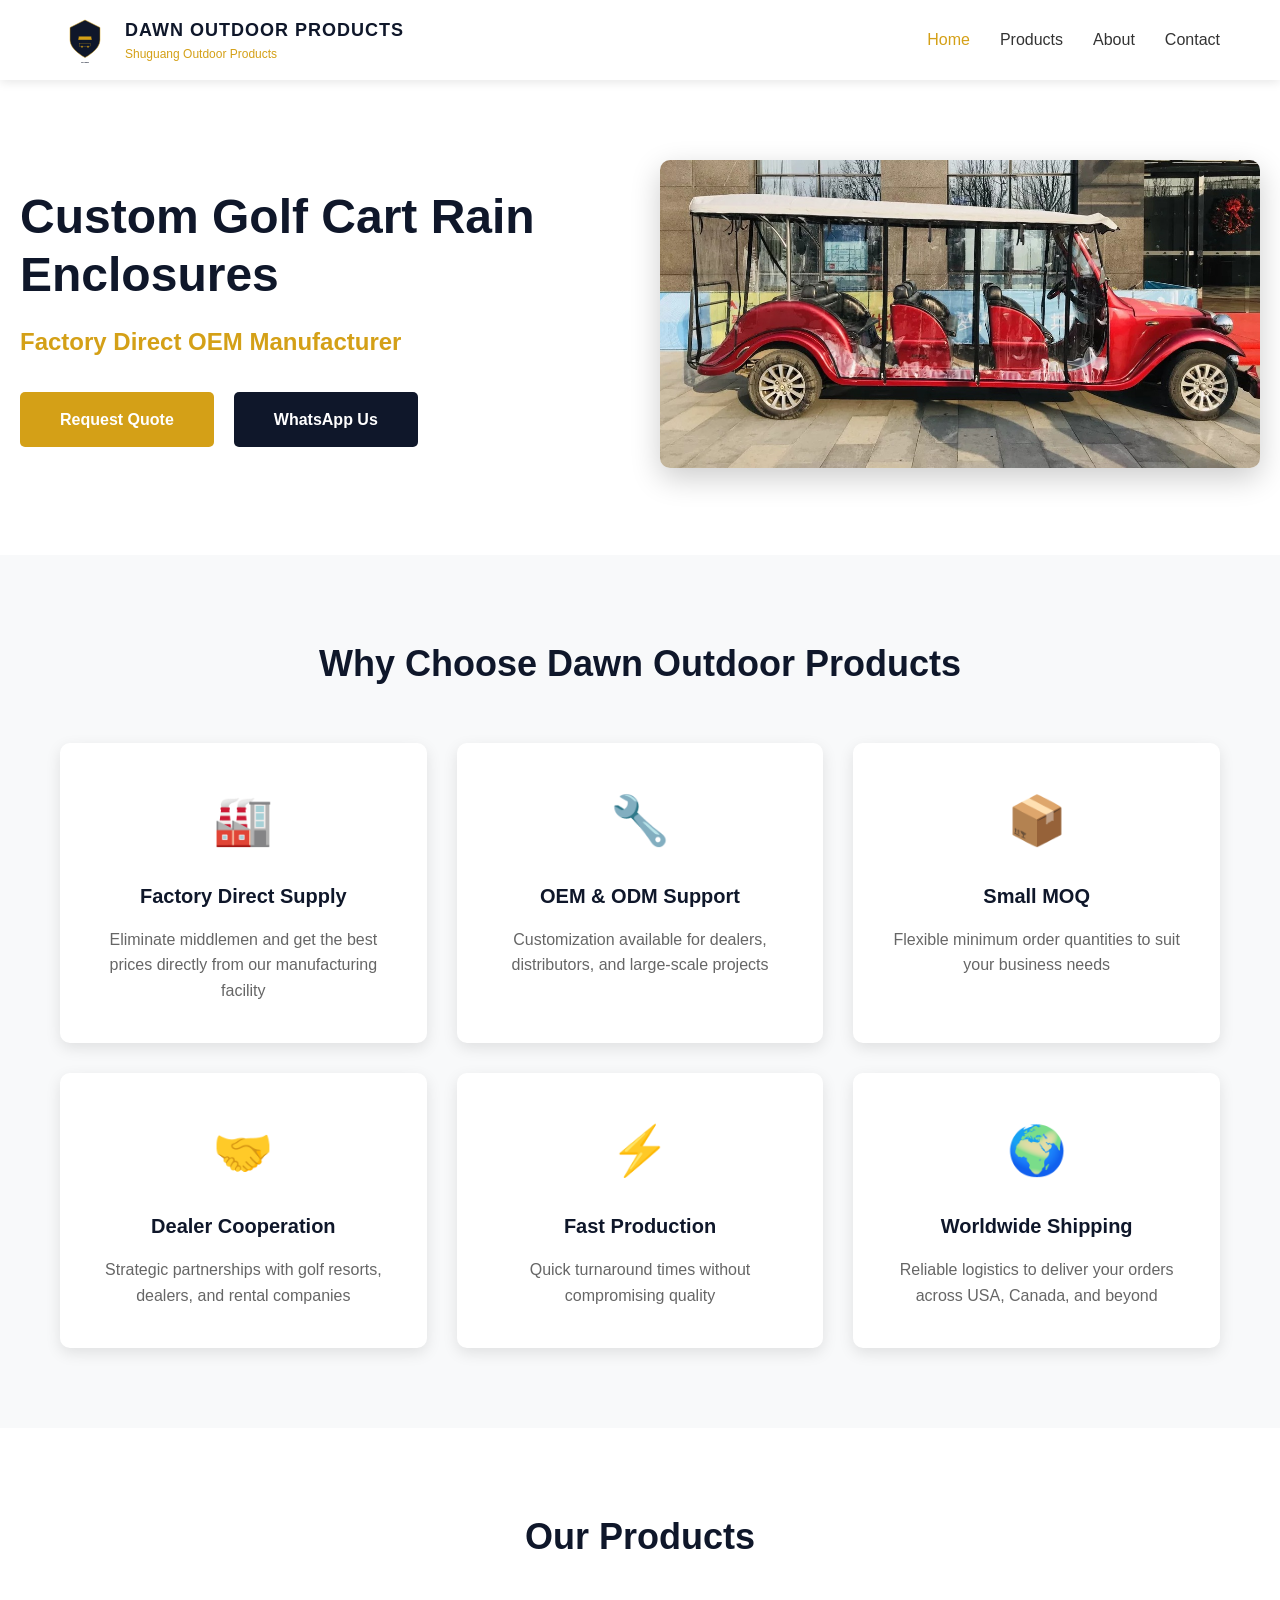
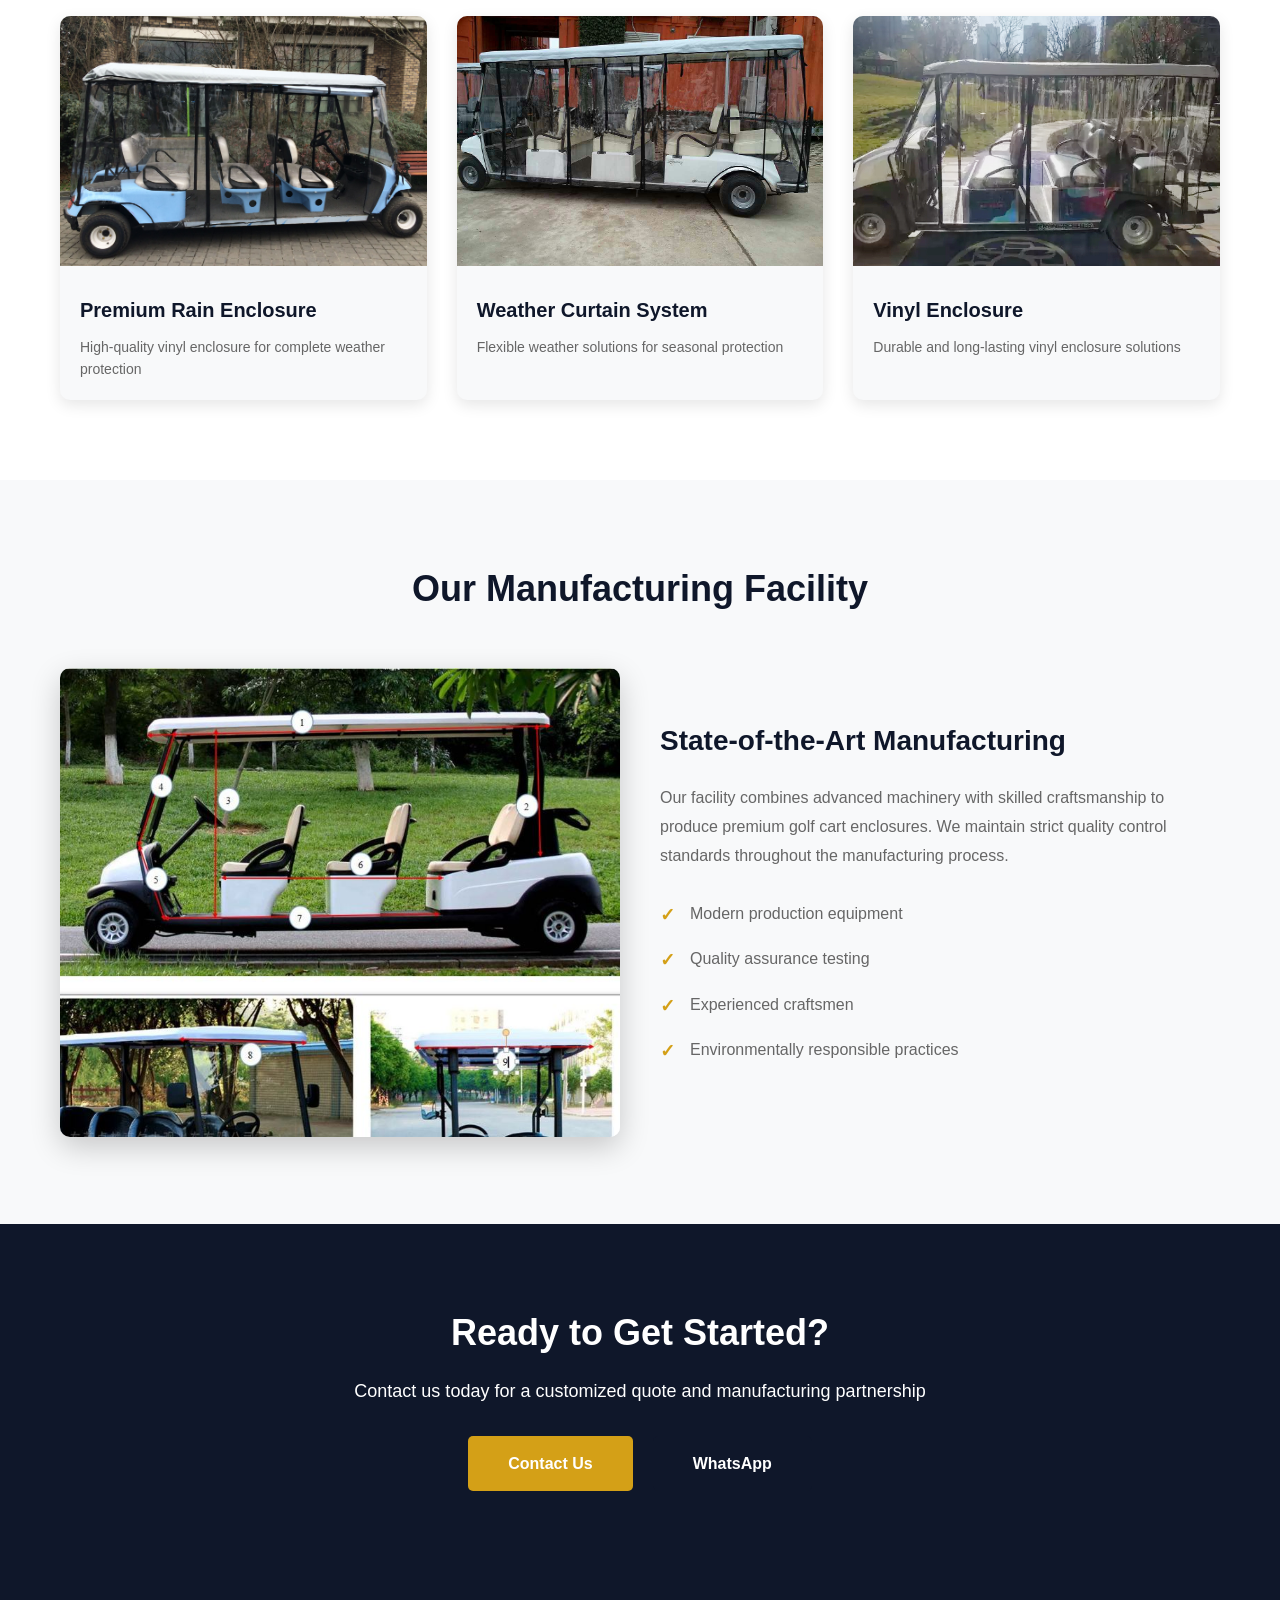
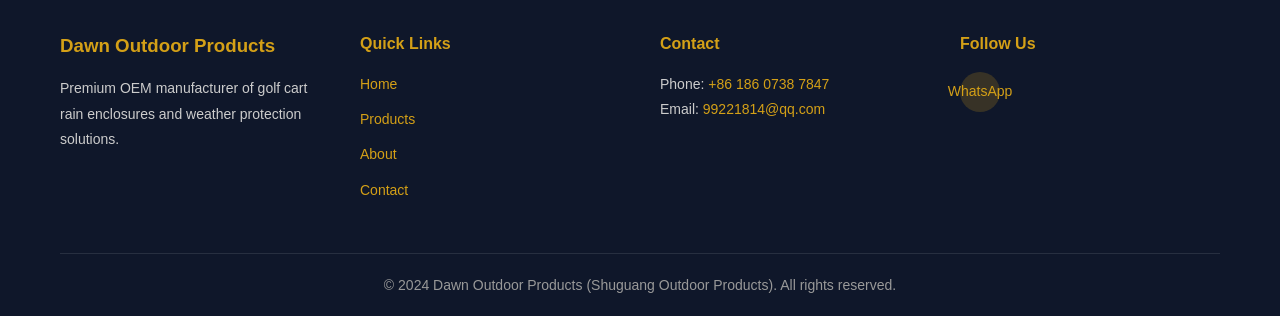
<file: index.html>
<!DOCTYPE html>
<html lang="en">
<head>
    <meta charset="UTF-8">
    <meta name="viewport" content="width=device-width, initial-scale=1.0">
    <meta name="description" content="OEM golf cart rain enclosures manufacturer. Factory direct supply. Supports dealers, distributors and custom projects.">
    <meta name="keywords" content="golf cart rain enclosure, golf cart weather curtain, vinyl enclosure, OEM manufacturer">
    <meta property="og:title" content="Custom Golf Cart Rain Enclosures Manufacturer | Dawn Outdoor Products">
    <meta property="og:description" content="Factory direct OEM manufacturer of premium golf cart rain enclosures. Dealer cooperation, small MOQ, worldwide shipping.">
    <meta property="og:image" content="https://yuanyokelis.github.io/dawn-outdoor-products/assets/images/hero/main-product.jpg">
    <meta property="og:url" content="https://yuanyokelis.github.io/dawn-outdoor-products/">
    <meta property="og:type" content="website">
    <title>Custom Golf Cart Rain Enclosures Manufacturer | Dawn Outdoor Products</title>
    <link rel="stylesheet" href="assets/css/style.css">
    <link rel="icon" type="image/svg+xml" href="assets/logo.svg">
</head>
<body>
    <!-- Navigation -->
    <nav class="navbar">
        <div class="container">
            <div class="nav-brand">
                <img src="assets/logo.svg" alt="Dawn Outdoor Products" class="logo">
                <div class="brand-text">
                    <h2>DAWN OUTDOOR PRODUCTS</h2>
                    <p class="tagline">Shuguang Outdoor Products</p>
                </div>
            </div>
            <ul class="nav-menu">
                <li><a href="index.html" class="active">Home</a></li>
                <li><a href="products.html">Products</a></li>
                <li><a href="about.html">About</a></li>
                <li><a href="contact.html">Contact</a></li>
            </ul>
        </div>
    </nav>

    <!-- Hero Banner -->
    <section class="hero">
        <div class="hero-content">
            <h1 class="hero-title">Custom Golf Cart Rain Enclosures</h1>
            <p class="hero-subtitle">Factory Direct OEM Manufacturer</p>
            <div class="hero-buttons">
                <a href="contact.html#quote" class="btn btn-primary">Request Quote</a>
                <a href="https://wa.me/8618607387847" class="btn btn-secondary" target="_blank">WhatsApp Us</a>
            </div>
        </div>
        <div class="hero-image">
            <img src="assets/images/hero/main-product.jpg" alt="Golf Cart Rain Enclosure" loading="lazy">
        </div>
    </section>

    <!-- Why Choose Us Section -->
    <section class="features">
        <div class="container">
            <h2 class="section-title">Why Choose Dawn Outdoor Products</h2>
            <div class="features-grid">
                <div class="feature-card">
                    <div class="feature-icon">🏭</div>
                    <h3>Factory Direct Supply</h3>
                    <p>Eliminate middlemen and get the best prices directly from our manufacturing facility</p>
                </div>
                <div class="feature-card">
                    <div class="feature-icon">🔧</div>
                    <h3>OEM & ODM Support</h3>
                    <p>Customization available for dealers, distributors, and large-scale projects</p>
                </div>
                <div class="feature-card">
                    <div class="feature-icon">📦</div>
                    <h3>Small MOQ</h3>
                    <p>Flexible minimum order quantities to suit your business needs</p>
                </div>
                <div class="feature-card">
                    <div class="feature-icon">🤝</div>
                    <h3>Dealer Cooperation</h3>
                    <p>Strategic partnerships with golf resorts, dealers, and rental companies</p>
                </div>
                <div class="feature-card">
                    <div class="feature-icon">⚡</div>
                    <h3>Fast Production</h3>
                    <p>Quick turnaround times without compromising quality</p>
                </div>
                <div class="feature-card">
                    <div class="feature-icon">🌍</div>
                    <h3>Worldwide Shipping</h3>
                    <p>Reliable logistics to deliver your orders across USA, Canada, and beyond</p>
                </div>
            </div>
        </div>
    </section>

    <!-- Product Gallery -->
    <section class="gallery">
        <div class="container">
            <h2 class="section-title">Our Products</h2>
            <div class="products-grid">
                <div class="product-card">
                    <img src="assets/images/products/product-1.jpg" alt="Golf Cart Rain Enclosure" loading="lazy">
                    <h3>Premium Rain Enclosure</h3>
                    <p>High-quality vinyl enclosure for complete weather protection</p>
                </div>
                <div class="product-card">
                    <img src="assets/images/products/product-2.jpg" alt="Golf Cart Weather Curtain" loading="lazy">
                    <h3>Weather Curtain System</h3>
                    <p>Flexible weather solutions for seasonal protection</p>
                </div>
                <div class="product-card">
                    <img src="assets/images/products/product-3.jpg" alt="Golf Cart Vinyl Enclosure" loading="lazy">
                    <h3>Vinyl Enclosure</h3>
                    <p>Durable and long-lasting vinyl enclosure solutions</p>
                </div>
            </div>
        </div>
    </section>

    <!-- Factory Section -->
    <section class="factory">
        <div class="container">
            <h2 class="section-title">Our Manufacturing Facility</h2>
            <div class="factory-grid">
                <div class="factory-image">
                    <img src="assets/images/factory/facility-1.jpg" alt="Manufacturing Facility" loading="lazy">
                </div>
                <div class="factory-content">
                    <h3>State-of-the-Art Manufacturing</h3>
                    <p>Our facility combines advanced machinery with skilled craftsmanship to produce premium golf cart enclosures. We maintain strict quality control standards throughout the manufacturing process.</p>
                    <ul class="factory-features">
                        <li>Modern production equipment</li>
                        <li>Quality assurance testing</li>
                        <li>Experienced craftsmen</li>
                        <li>Environmentally responsible practices</li>
                    </ul>
                </div>
            </div>
        </div>
    </section>

    <!-- CTA Section -->
    <section class="cta">
        <div class="container">
            <h2>Ready to Get Started?</h2>
            <p>Contact us today for a customized quote and manufacturing partnership</p>
            <div class="cta-buttons">
                <a href="contact.html" class="btn btn-primary">Contact Us</a>
                <a href="https://wa.me/8618607387847" class="btn btn-secondary" target="_blank">WhatsApp</a>
            </div>
        </div>
    </section>

    <!-- Footer -->
    <footer class="footer">
        <div class="container">
            <div class="footer-content">
                <div class="footer-section">
                    <h3>Dawn Outdoor Products</h3>
                    <p>Premium OEM manufacturer of golf cart rain enclosures and weather protection solutions.</p>
                </div>
                <div class="footer-section">
                    <h4>Quick Links</h4>
                    <ul>
                        <li><a href="index.html">Home</a></li>
                        <li><a href="products.html">Products</a></li>
                        <li><a href="about.html">About</a></li>
                        <li><a href="contact.html">Contact</a></li>
                    </ul>
                </div>
                <div class="footer-section">
                    <h4>Contact</h4>
                    <p>Phone: <a href="tel:+8618607387847">+86 186 0738 7847</a></p>
                    <p>Email: <a href="mailto:99221814@qq.com">99221814@qq.com</a></p>
                </div>
                <div class="footer-section">
                    <h4>Follow Us</h4>
                    <div class="social-links">
                        <a href="https://wa.me/8618607387847" target="_blank">WhatsApp</a>
                    </div>
                </div>
            </div>
            <div class="footer-bottom">
                <p>&copy; 2024 Dawn Outdoor Products (Shuguang Outdoor Products). All rights reserved.</p>
            </div>
        </div>
    </footer>

    <script src="assets/js/main.js"></script>
</body>
</html>
</file>
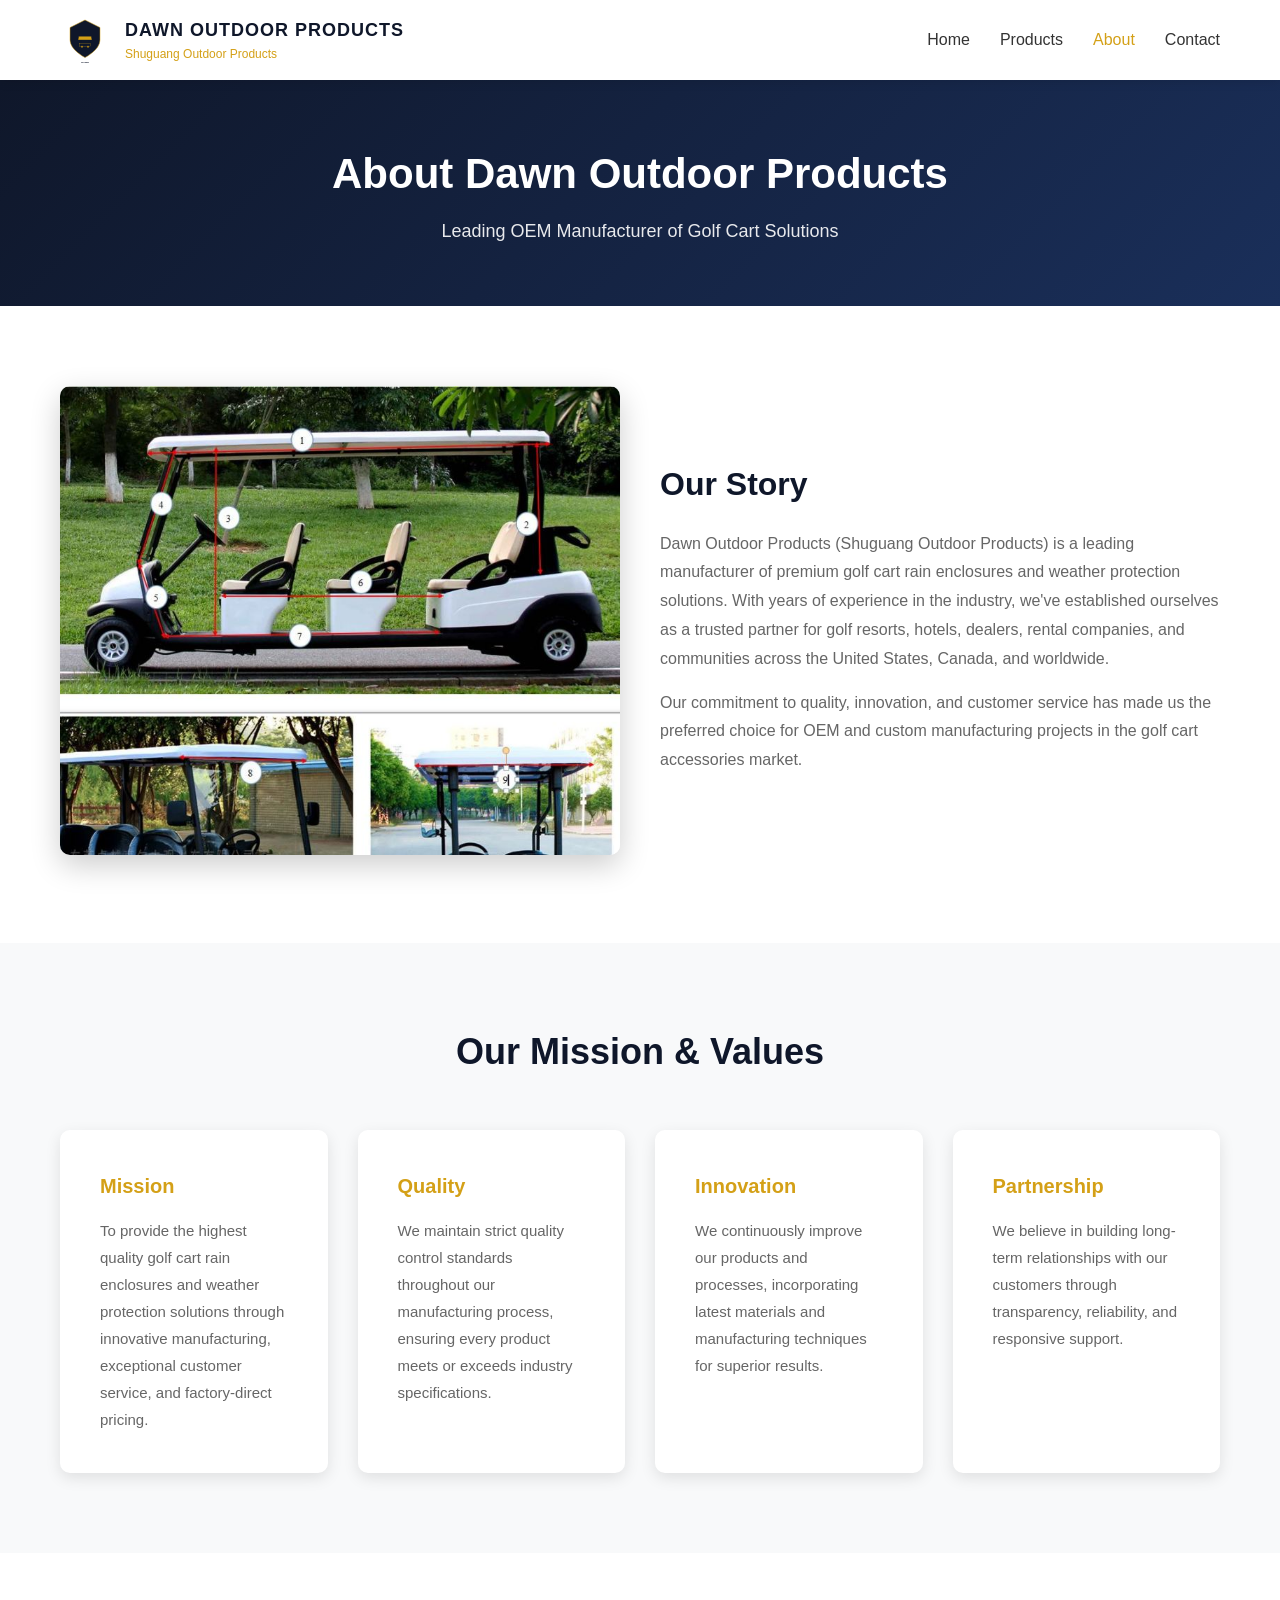
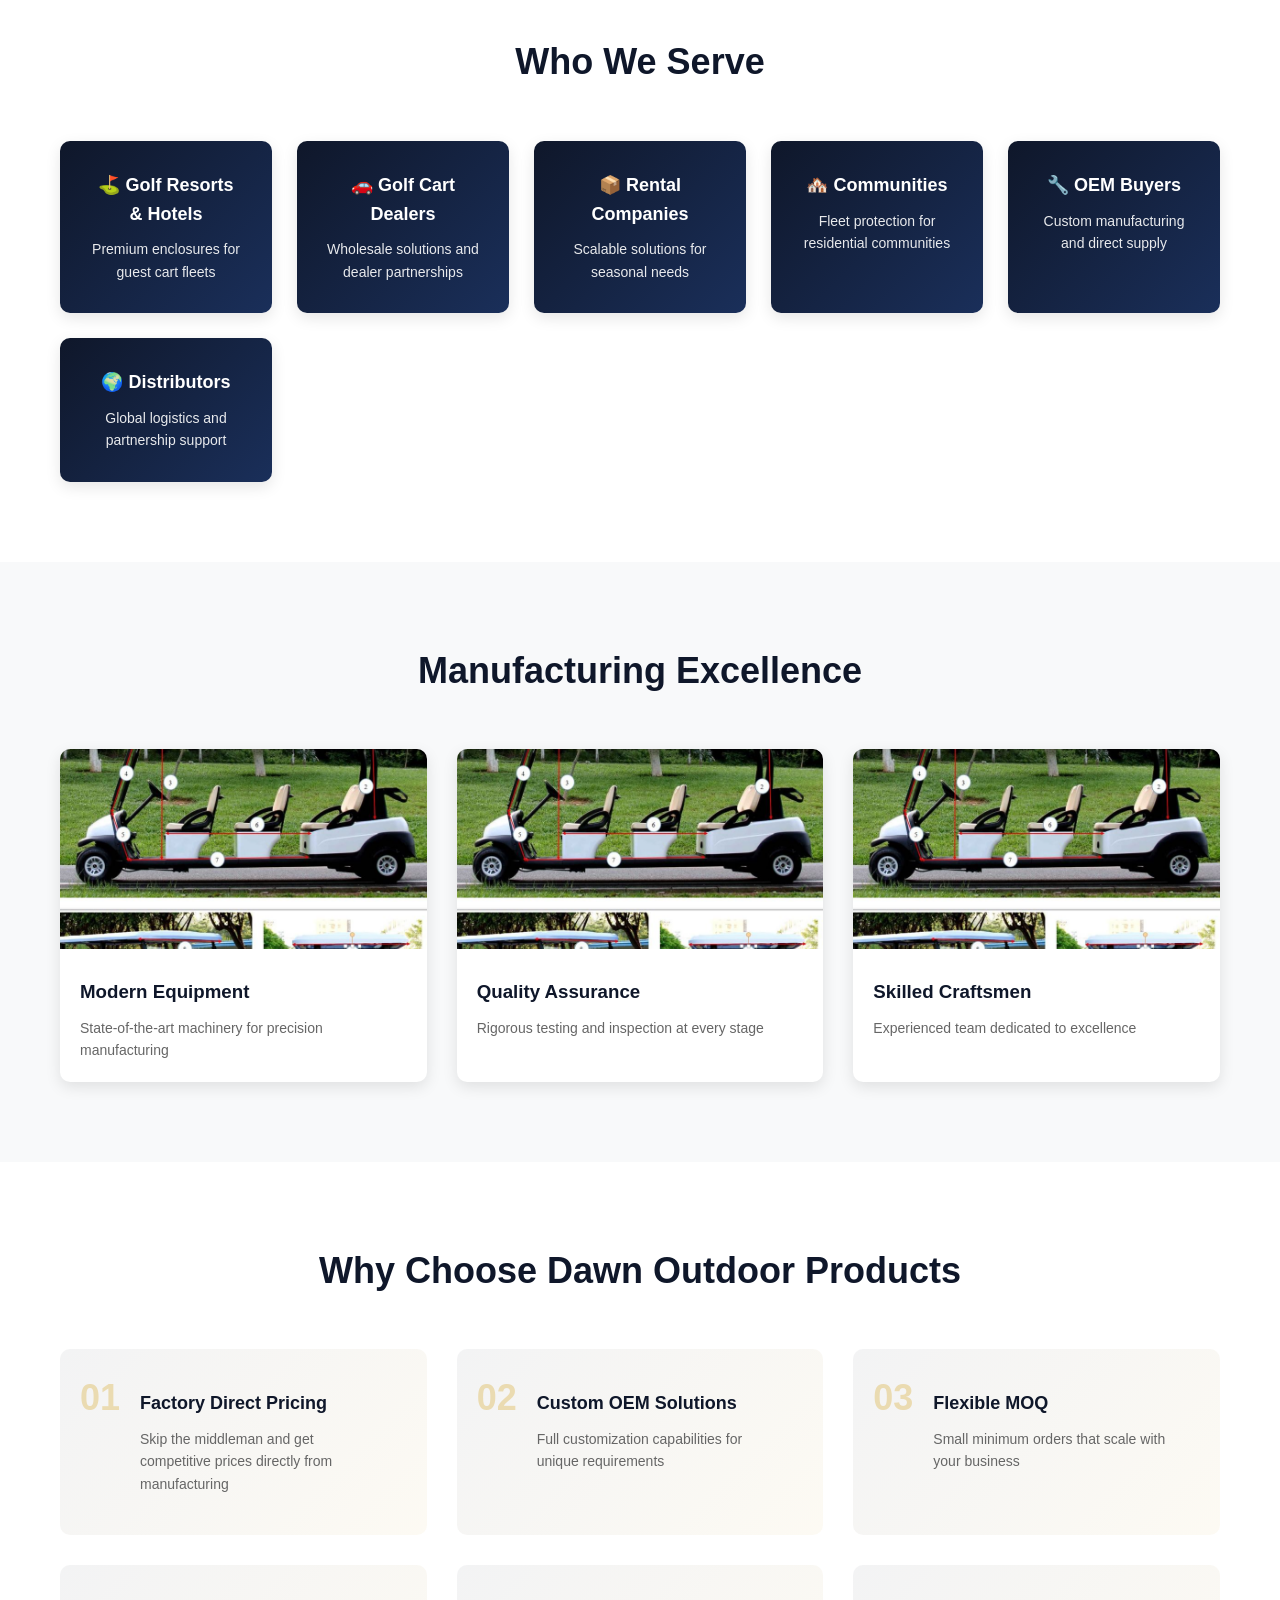
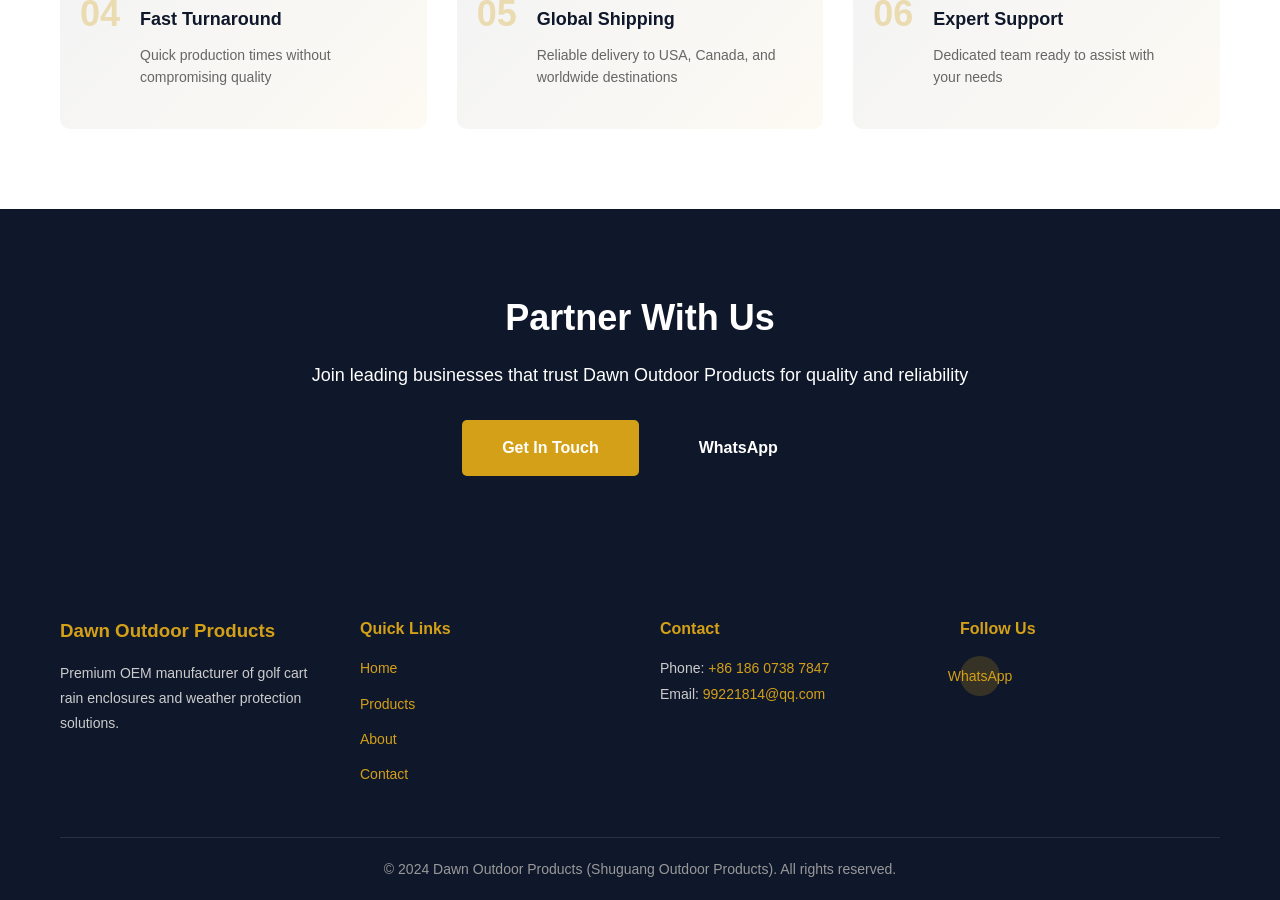
<file: about.html>
<!DOCTYPE html>
<html lang="en">
<head>
    <meta charset="UTF-8">
    <meta name="viewport" content="width=device-width, initial-scale=1.0">
    <meta name="description" content="Learn about Dawn Outdoor Products - a leading OEM manufacturer of golf cart rain enclosures serving USA, Canada, and worldwide.">
    <meta name="keywords" content="about Dawn Outdoor Products, manufacturer, golf cart, OEM">
    <meta property="og:title" content="About Us | Dawn Outdoor Products">
    <meta property="og:description" content="Discover our company story, values, and commitment to quality">
    <meta property="og:type" content="website">
    <title>About Us | Dawn Outdoor Products</title>
    <link rel="stylesheet" href="assets/css/style.css">
    <link rel="icon" type="image/svg+xml" href="assets/logo.svg">
</head>
<body>
    <!-- Navigation -->
    <nav class="navbar">
        <div class="container">
            <div class="nav-brand">
                <img src="assets/logo.svg" alt="Dawn Outdoor Products" class="logo">
                <div class="brand-text">
                    <h2>DAWN OUTDOOR PRODUCTS</h2>
                    <p class="tagline">Shuguang Outdoor Products</p>
                </div>
            </div>
            <ul class="nav-menu">
                <li><a href="index.html">Home</a></li>
                <li><a href="products.html">Products</a></li>
                <li><a href="about.html" class="active">About</a></li>
                <li><a href="contact.html">Contact</a></li>
            </ul>
        </div>
    </nav>

    <!-- Page Header -->
    <section class="page-header">
        <div class="container">
            <h1>About Dawn Outdoor Products</h1>
            <p>Leading OEM Manufacturer of Golf Cart Solutions</p>
        </div>
    </section>

    <!-- Company Story -->
    <section class="about-section">
        <div class="container">
            <div class="about-grid">
                <div class="about-image">
                    <img src="assets/images/factory/facility-1.jpg" alt="Our Facility">
                </div>
                <div class="about-content">
                    <h2>Our Story</h2>
                    <p>Dawn Outdoor Products (Shuguang Outdoor Products) is a leading manufacturer of premium golf cart rain enclosures and weather protection solutions. With years of experience in the industry, we've established ourselves as a trusted partner for golf resorts, hotels, dealers, rental companies, and communities across the United States, Canada, and worldwide.</p>
                    <p>Our commitment to quality, innovation, and customer service has made us the preferred choice for OEM and custom manufacturing projects in the golf cart accessories market.</p>
                </div>
            </div>
        </div>
    </section>

    <!-- Mission & Values -->
    <section class="mission-section">
        <div class="container">
            <h2 class="section-title">Our Mission & Values</h2>
            <div class="mission-grid">
                <div class="mission-card">
                    <h3>Mission</h3>
                    <p>To provide the highest quality golf cart rain enclosures and weather protection solutions through innovative manufacturing, exceptional customer service, and factory-direct pricing.</p>
                </div>
                <div class="mission-card">
                    <h3>Quality</h3>
                    <p>We maintain strict quality control standards throughout our manufacturing process, ensuring every product meets or exceeds industry specifications.</p>
                </div>
                <div class="mission-card">
                    <h3>Innovation</h3>
                    <p>We continuously improve our products and processes, incorporating latest materials and manufacturing techniques for superior results.</p>
                </div>
                <div class="mission-card">
                    <h3>Partnership</h3>
                    <p>We believe in building long-term relationships with our customers through transparency, reliability, and responsive support.</p>
                </div>
            </div>
        </div>
    </section>

    <!-- Target Market -->
    <section class="market-section">
        <div class="container">
            <h2 class="section-title">Who We Serve</h2>
            <div class="market-grid">
                <div class="market-card">
                    <h3>⛳ Golf Resorts & Hotels</h3>
                    <p>Premium enclosures for guest cart fleets</p>
                </div>
                <div class="market-card">
                    <h3>🚗 Golf Cart Dealers</h3>
                    <p>Wholesale solutions and dealer partnerships</p>
                </div>
                <div class="market-card">
                    <h3>📦 Rental Companies</h3>
                    <p>Scalable solutions for seasonal needs</p>
                </div>
                <div class="market-card">
                    <h3>🏘️ Communities</h3>
                    <p>Fleet protection for residential communities</p>
                </div>
                <div class="market-card">
                    <h3>🔧 OEM Buyers</h3>
                    <p>Custom manufacturing and direct supply</p>
                </div>
                <div class="market-card">
                    <h3>🌍 Distributors</h3>
                    <p>Global logistics and partnership support</p>
                </div>
            </div>
        </div>
    </section>

    <!-- Manufacturing Excellence -->
    <section class="manufacturing-section">
        <div class="container">
            <h2 class="section-title">Manufacturing Excellence</h2>
            <div class="manufacturing-grid">
                <div class="manufacturing-item">
                    <img src="assets/images/factory/facility-1.jpg" alt="Modern Equipment" loading="lazy">
                    <h3>Modern Equipment</h3>
                    <p>State-of-the-art machinery for precision manufacturing</p>
                </div>
                <div class="manufacturing-item">
                    <img src="assets/images/factory/facility-1.jpg" alt="Quality Control" loading="lazy">
                    <h3>Quality Assurance</h3>
                    <p>Rigorous testing and inspection at every stage</p>
                </div>
                <div class="manufacturing-item">
                    <img src="assets/images/factory/facility-1.jpg" alt="Skilled Team" loading="lazy">
                    <h3>Skilled Craftsmen</h3>
                    <p>Experienced team dedicated to excellence</p>
                </div>
            </div>
        </div>
    </section>

    <!-- Why Choose Us -->
    <section class="why-choose-section">
        <div class="container">
            <h2 class="section-title">Why Choose Dawn Outdoor Products</h2>
            <div class="why-choose-grid">
                <div class="why-card">
                    <span class="why-number">01</span>
                    <h3>Factory Direct Pricing</h3>
                    <p>Skip the middleman and get competitive prices directly from manufacturing</p>
                </div>
                <div class="why-card">
                    <span class="why-number">02</span>
                    <h3>Custom OEM Solutions</h3>
                    <p>Full customization capabilities for unique requirements</p>
                </div>
                <div class="why-card">
                    <span class="why-number">03</span>
                    <h3>Flexible MOQ</h3>
                    <p>Small minimum orders that scale with your business</p>
                </div>
                <div class="why-card">
                    <span class="why-number">04</span>
                    <h3>Fast Turnaround</h3>
                    <p>Quick production times without compromising quality</p>
                </div>
                <div class="why-card">
                    <span class="why-number">05</span>
                    <h3>Global Shipping</h3>
                    <p>Reliable delivery to USA, Canada, and worldwide destinations</p>
                </div>
                <div class="why-card">
                    <span class="why-number">06</span>
                    <h3>Expert Support</h3>
                    <p>Dedicated team ready to assist with your needs</p>
                </div>
            </div>
        </div>
    </section>

    <!-- CTA Section -->
    <section class="cta">
        <div class="container">
            <h2>Partner With Us</h2>
            <p>Join leading businesses that trust Dawn Outdoor Products for quality and reliability</p>
            <div class="cta-buttons">
                <a href="contact.html" class="btn btn-primary">Get In Touch</a>
                <a href="https://wa.me/8618607387847" class="btn btn-secondary" target="_blank">WhatsApp</a>
            </div>
        </div>
    </section>

    <!-- Footer -->
    <footer class="footer">
        <div class="container">
            <div class="footer-content">
                <div class="footer-section">
                    <h3>Dawn Outdoor Products</h3>
                    <p>Premium OEM manufacturer of golf cart rain enclosures and weather protection solutions.</p>
                </div>
                <div class="footer-section">
                    <h4>Quick Links</h4>
                    <ul>
                        <li><a href="index.html">Home</a></li>
                        <li><a href="products.html">Products</a></li>
                        <li><a href="about.html">About</a></li>
                        <li><a href="contact.html">Contact</a></li>
                    </ul>
                </div>
                <div class="footer-section">
                    <h4>Contact</h4>
                    <p>Phone: <a href="tel:+8618607387847">+86 186 0738 7847</a></p>
                    <p>Email: <a href="mailto:99221814@qq.com">99221814@qq.com</a></p>
                </div>
                <div class="footer-section">
                    <h4>Follow Us</h4>
                    <div class="social-links">
                        <a href="https://wa.me/8618607387847" target="_blank">WhatsApp</a>
                    </div>
                </div>
            </div>
            <div class="footer-bottom">
                <p>&copy; 2024 Dawn Outdoor Products (Shuguang Outdoor Products). All rights reserved.</p>
            </div>
        </div>
    </footer>

    <script src="assets/js/main.js"></script>
</body>
</html>
</file>
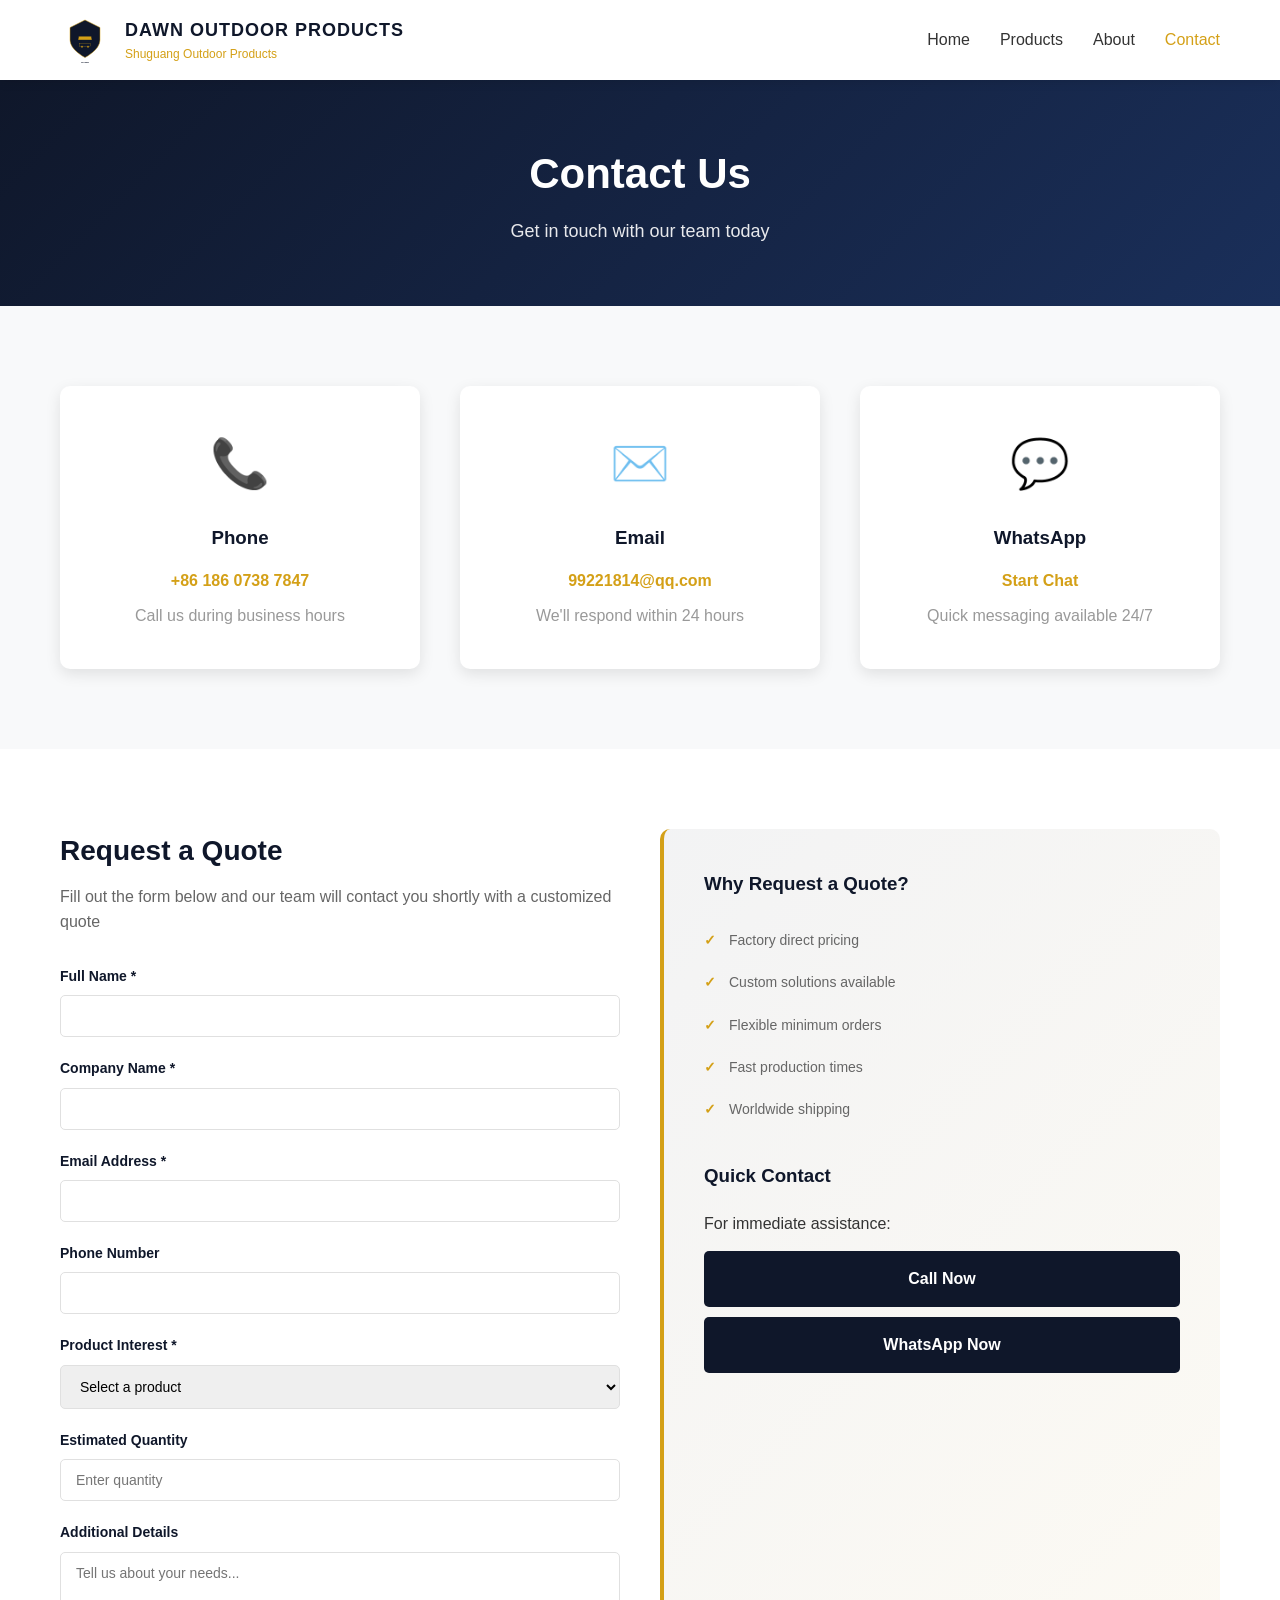
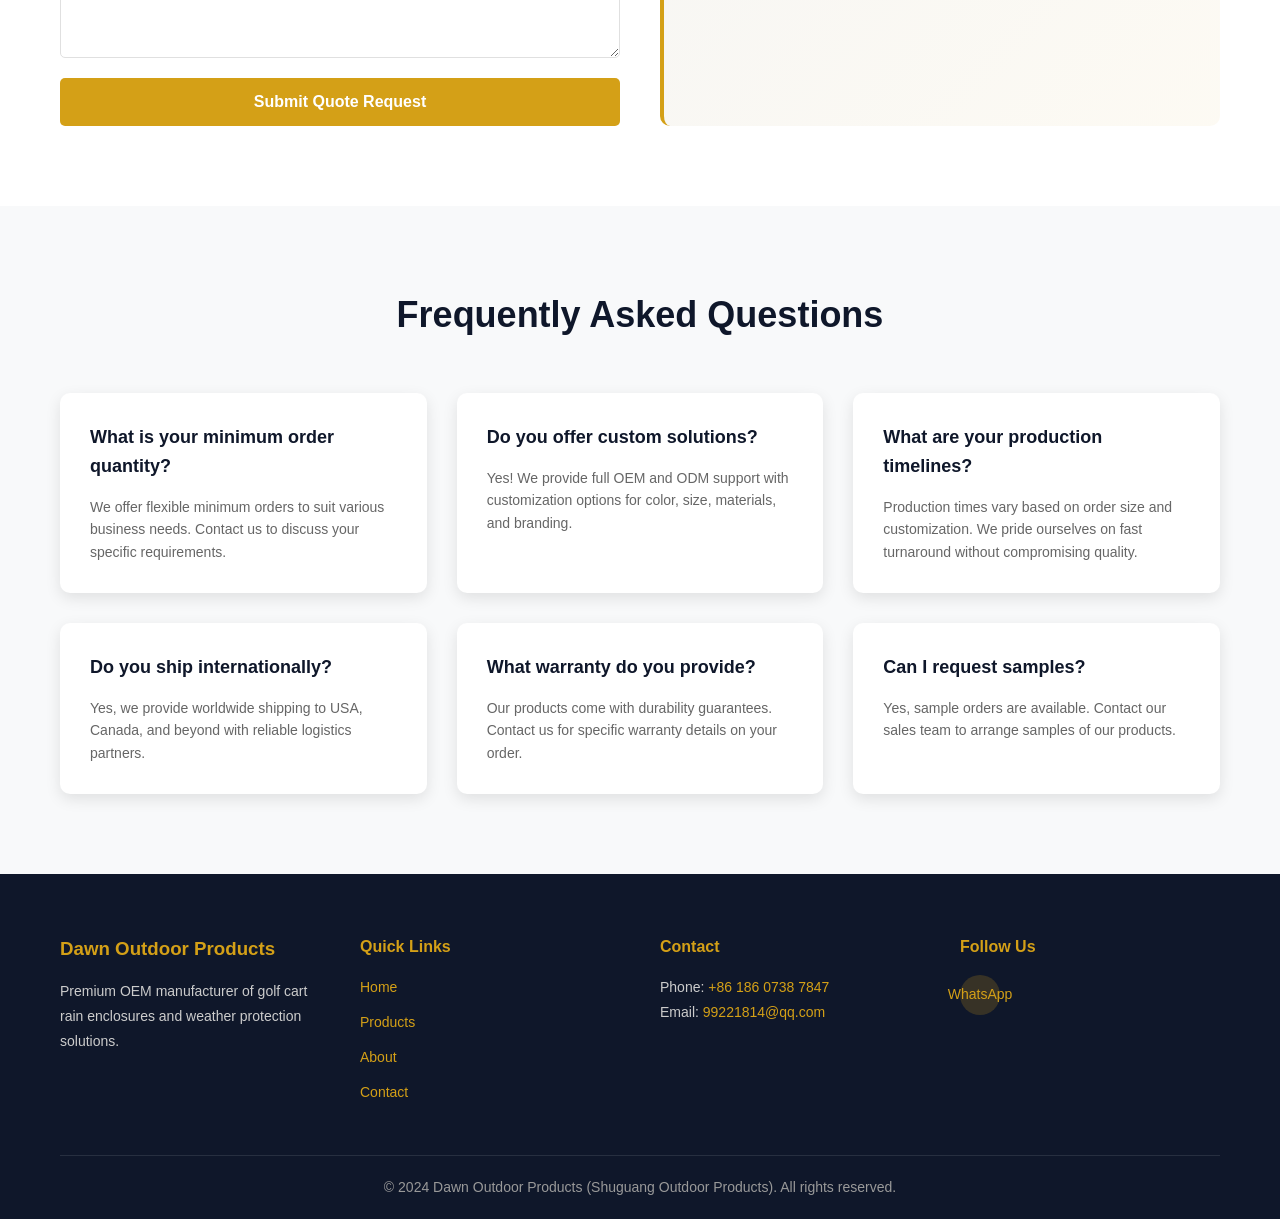
<file: contact.html>
<!DOCTYPE html>
<html lang="en">
<head>
    <meta charset="UTF-8">
    <meta name="viewport" content="width=device-width, initial-scale=1.0">
    <meta name="description" content="Contact Dawn Outdoor Products for quotes, partnerships, and inquiries. Multiple contact methods available.">
    <meta name="keywords" content="contact, quote, golf cart enclosure inquiry">
    <meta property="og:title" content="Contact Us | Dawn Outdoor Products">
    <meta property="og:description" content="Get in touch with our sales team">
    <meta property="og:type" content="website">
    <title>Contact Us | Dawn Outdoor Products</title>
    <link rel="stylesheet" href="assets/css/style.css">
    <link rel="icon" type="image/svg+xml" href="assets/logo.svg">
</head>
<body>
    <!-- Navigation -->
    <nav class="navbar">
        <div class="container">
            <div class="nav-brand">
                <img src="assets/logo.svg" alt="Dawn Outdoor Products" class="logo">
                <div class="brand-text">
                    <h2>DAWN OUTDOOR PRODUCTS</h2>
                    <p class="tagline">Shuguang Outdoor Products</p>
                </div>
            </div>
            <ul class="nav-menu">
                <li><a href="index.html">Home</a></li>
                <li><a href="products.html">Products</a></li>
                <li><a href="about.html">About</a></li>
                <li><a href="contact.html" class="active">Contact</a></li>
            </ul>
        </div>
    </nav>

    <!-- Page Header -->
    <section class="page-header">
        <div class="container">
            <h1>Contact Us</h1>
            <p>Get in touch with our team today</p>
        </div>
    </section>

    <!-- Contact Information -->
    <section class="contact-info-section">
        <div class="container">
            <div class="contact-info-grid">
                <div class="contact-info-card">
                    <div class="contact-icon">📞</div>
                    <h3>Phone</h3>
                    <p><a href="tel:+8618607387847">+86 186 0738 7847</a></p>
                    <p class="contact-desc">Call us during business hours</p>
                </div>
                <div class="contact-info-card">
                    <div class="contact-icon">✉️</div>
                    <h3>Email</h3>
                    <p><a href="mailto:99221814@qq.com">99221814@qq.com</a></p>
                    <p class="contact-desc">We'll respond within 24 hours</p>
                </div>
                <div class="contact-info-card">
                    <div class="contact-icon">💬</div>
                    <h3>WhatsApp</h3>
                    <p><a href="https://wa.me/8618607387847" target="_blank">Start Chat</a></p>
                    <p class="contact-desc">Quick messaging available 24/7</p>
                </div>
            </div>
        </div>
    </section>

    <!-- Quote Request Section -->
    <section class="quote-section" id="quote">
        <div class="container">
            <div class="quote-content">
                <div class="quote-form-wrapper">
                    <h2>Request a Quote</h2>
                    <p>Fill out the form below and our team will contact you shortly with a customized quote</p>
                    <form class="quote-form" id="quoteForm">
                        <div class="form-group">
                            <label for="name">Full Name *</label>
                            <input type="text" id="name" name="name" required>
                        </div>
                        <div class="form-group">
                            <label for="company">Company Name *</label>
                            <input type="text" id="company" name="company" required>
                        </div>
                        <div class="form-group">
                            <label for="email">Email Address *</label>
                            <input type="email" id="email" name="email" required>
                        </div>
                        <div class="form-group">
                            <label for="phone">Phone Number</label>
                            <input type="tel" id="phone" name="phone">
                        </div>
                        <div class="form-group">
                            <label for="product">Product Interest *</label>
                            <select id="product" name="product" required>
                                <option value="">Select a product</option>
                                <option value="rain-enclosure">Premium Rain Enclosure</option>
                                <option value="weather-curtain">Weather Curtain System</option>
                                <option value="vinyl-enclosure">Vinyl Enclosure</option>
                                <option value="custom">Custom Solution</option>
                            </select>
                        </div>
                        <div class="form-group">
                            <label for="quantity">Estimated Quantity</label>
                            <input type="number" id="quantity" name="quantity" min="1" placeholder="Enter quantity">
                        </div>
                        <div class="form-group">
                            <label for="message">Additional Details</label>
                            <textarea id="message" name="message" rows="5" placeholder="Tell us about your needs..."></textarea>
                        </div>
                        <button type="submit" class="btn btn-primary">Submit Quote Request</button>
                    </form>
                </div>
                <div class="quote-info">
                    <h3>Why Request a Quote?</h3>
                    <ul>
                        <li>Factory direct pricing</li>
                        <li>Custom solutions available</li>
                        <li>Flexible minimum orders</li>
                        <li>Fast production times</li>
                        <li>Worldwide shipping</li>
                    </ul>
                    <h3 style="margin-top: 30px;">Quick Contact</h3>
                    <p style="margin-bottom: 15px;">For immediate assistance:</p>
                    <div style="display: flex; gap: 10px; flex-direction: column;">
                        <a href="tel:+8618607387847" class="btn btn-secondary">Call Now</a>
                        <a href="https://wa.me/8618607387847" class="btn btn-secondary" target="_blank">WhatsApp Now</a>
                    </div>
                </div>
            </div>
        </div>
    </section>

    <!-- FAQ Section -->
    <section class="faq-section">
        <div class="container">
            <h2 class="section-title">Frequently Asked Questions</h2>
            <div class="faq-grid">
                <div class="faq-item">
                    <h3>What is your minimum order quantity?</h3>
                    <p>We offer flexible minimum orders to suit various business needs. Contact us to discuss your specific requirements.</p>
                </div>
                <div class="faq-item">
                    <h3>Do you offer custom solutions?</h3>
                    <p>Yes! We provide full OEM and ODM support with customization options for color, size, materials, and branding.</p>
                </div>
                <div class="faq-item">
                    <h3>What are your production timelines?</h3>
                    <p>Production times vary based on order size and customization. We pride ourselves on fast turnaround without compromising quality.</p>
                </div>
                <div class="faq-item">
                    <h3>Do you ship internationally?</h3>
                    <p>Yes, we provide worldwide shipping to USA, Canada, and beyond with reliable logistics partners.</p>
                </div>
                <div class="faq-item">
                    <h3>What warranty do you provide?</h3>
                    <p>Our products come with durability guarantees. Contact us for specific warranty details on your order.</p>
                </div>
                <div class="faq-item">
                    <h3>Can I request samples?</h3>
                    <p>Yes, sample orders are available. Contact our sales team to arrange samples of our products.</p>
                </div>
            </div>
        </div>
    </section>

    <!-- Footer -->
    <footer class="footer">
        <div class="container">
            <div class="footer-content">
                <div class="footer-section">
                    <h3>Dawn Outdoor Products</h3>
                    <p>Premium OEM manufacturer of golf cart rain enclosures and weather protection solutions.</p>
                </div>
                <div class="footer-section">
                    <h4>Quick Links</h4>
                    <ul>
                        <li><a href="index.html">Home</a></li>
                        <li><a href="products.html">Products</a></li>
                        <li><a href="about.html">About</a></li>
                        <li><a href="contact.html">Contact</a></li>
                    </ul>
                </div>
                <div class="footer-section">
                    <h4>Contact</h4>
                    <p>Phone: <a href="tel:+8618607387847">+86 186 0738 7847</a></p>
                    <p>Email: <a href="mailto:99221814@qq.com">99221814@qq.com</a></p>
                </div>
                <div class="footer-section">
                    <h4>Follow Us</h4>
                    <div class="social-links">
                        <a href="https://wa.me/8618607387847" target="_blank">WhatsApp</a>
                    </div>
                </div>
            </div>
            <div class="footer-bottom">
                <p>&copy; 2024 Dawn Outdoor Products (Shuguang Outdoor Products). All rights reserved.</p>
            </div>
        </div>
    </footer>

    <script src="assets/js/main.js"></script>
</body>
</html>
</file>
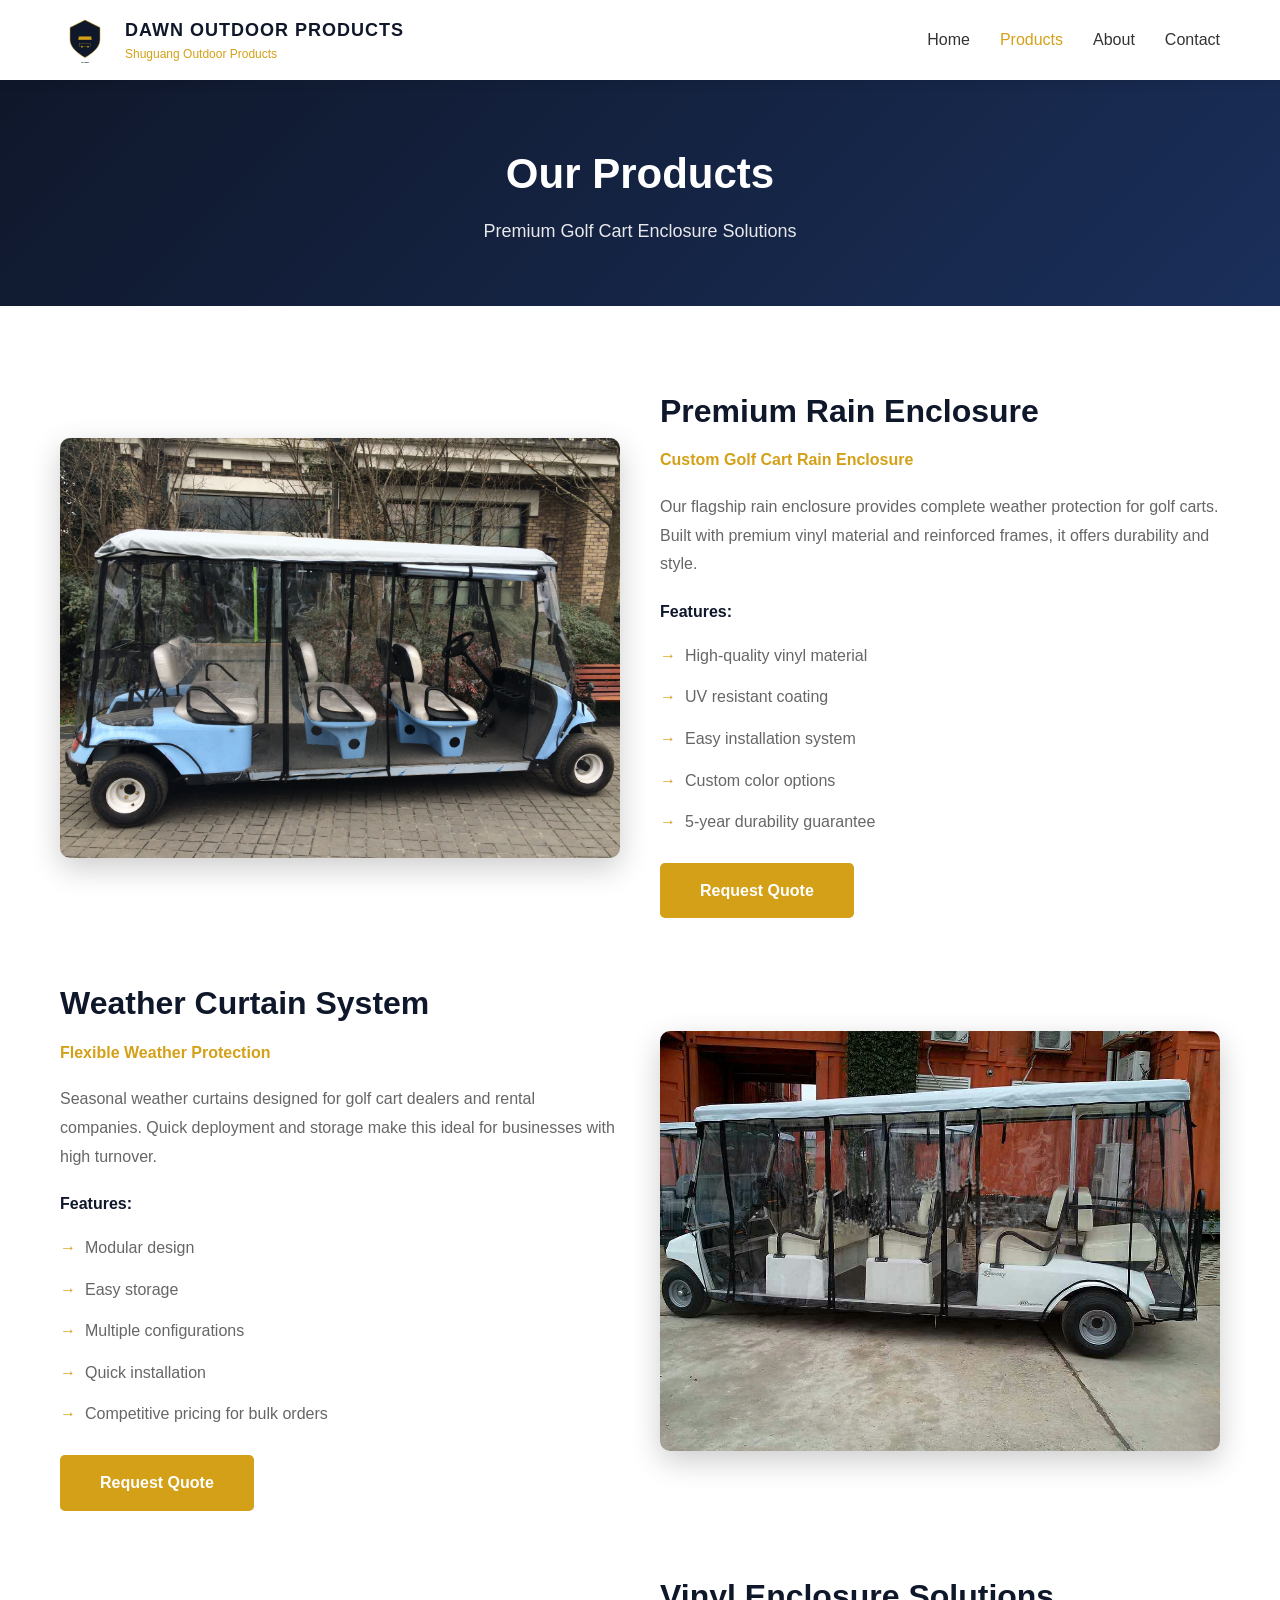
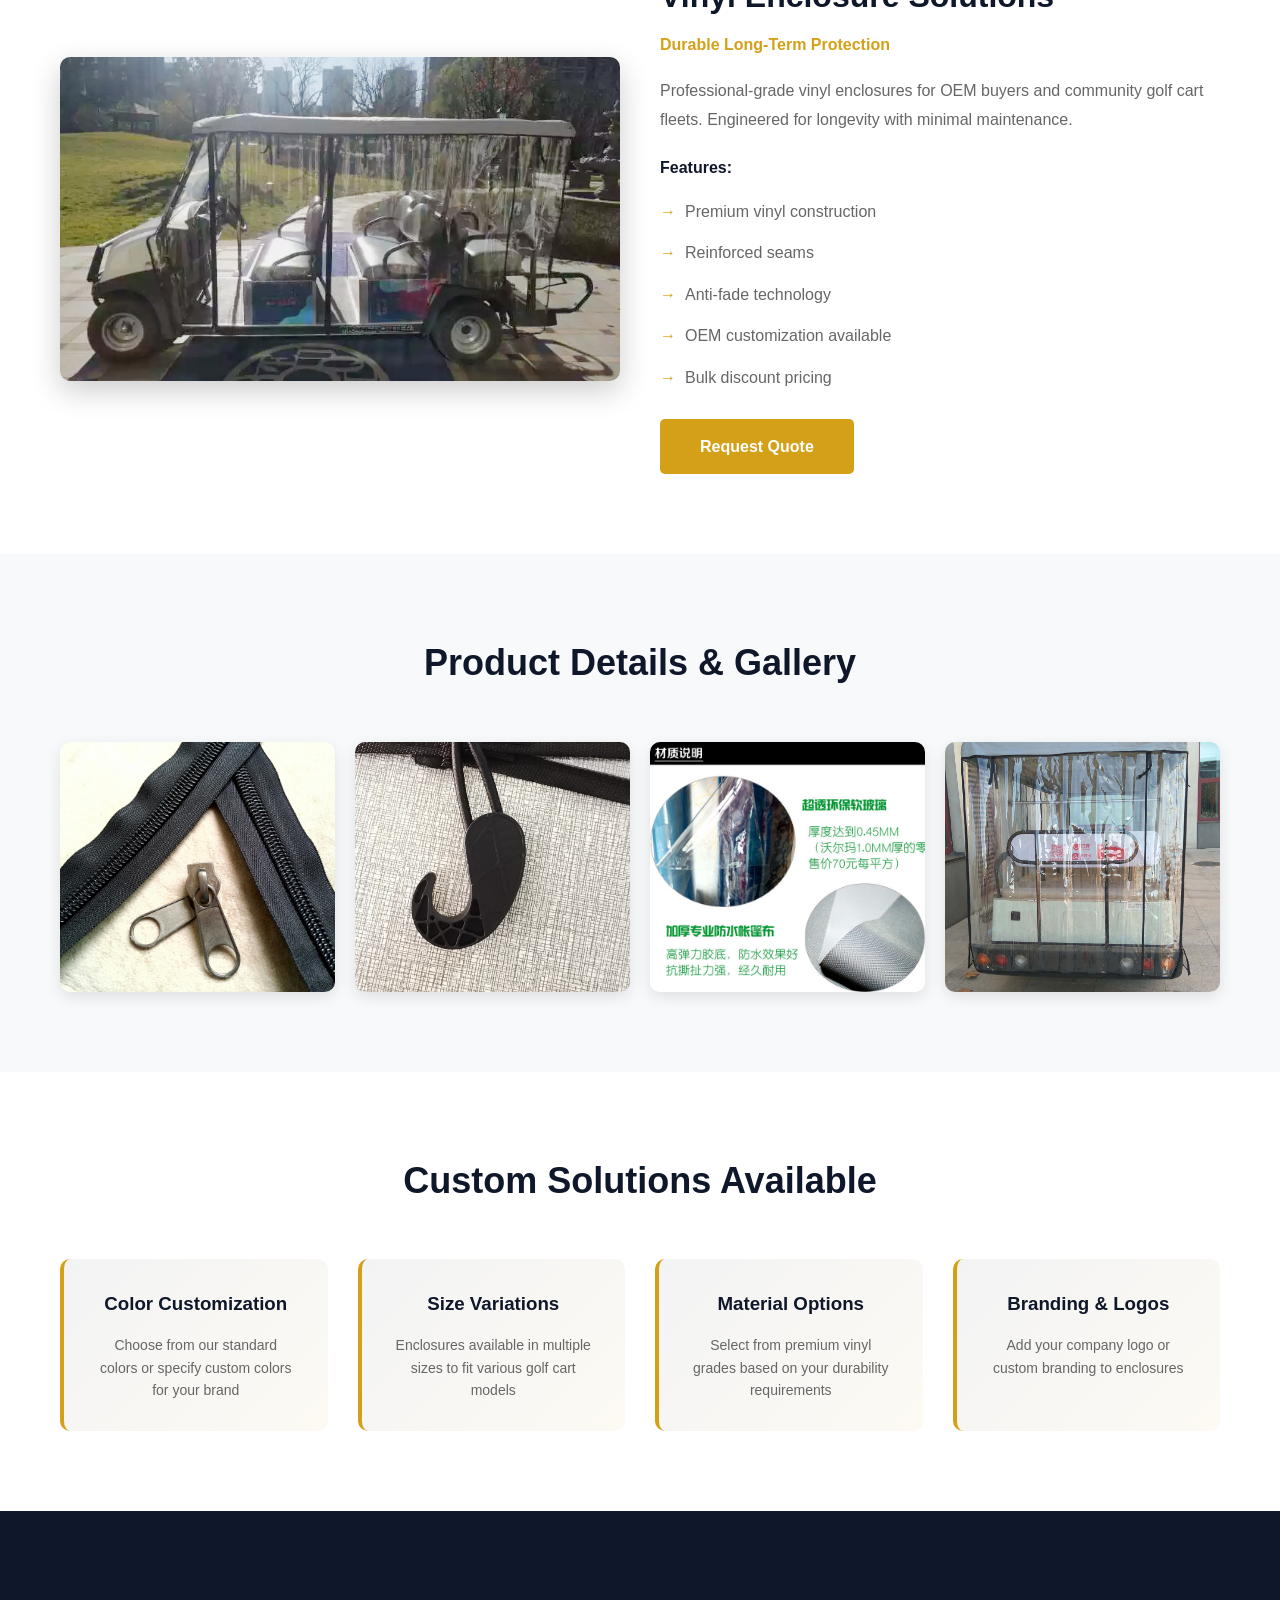
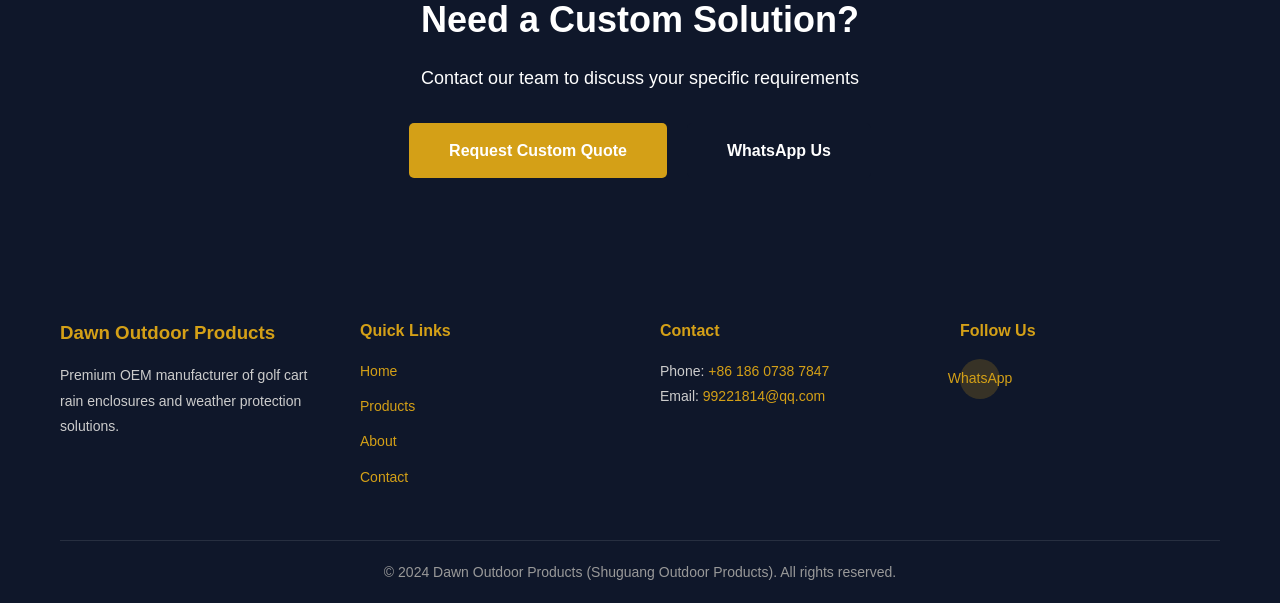
<file: products.html>
<!DOCTYPE html>
<html lang="en">
<head>
    <meta charset="UTF-8">
    <meta name="viewport" content="width=device-width, initial-scale=1.0">
    <meta name="description" content="Browse our complete line of golf cart rain enclosures, weather curtains, and vinyl enclosures. Custom OEM solutions available.">
    <meta name="keywords" content="golf cart enclosure, weather curtain, vinyl, OEM products">
    <meta property="og:title" content="Products | Dawn Outdoor Products">
    <meta property="og:description" content="Custom golf cart rain enclosures and weather protection solutions">
    <meta property="og:type" content="website">
    <title>Products | Dawn Outdoor Products</title>
    <link rel="stylesheet" href="assets/css/style.css">
    <link rel="icon" type="image/svg+xml" href="assets/logo.svg">
</head>
<body>
    <!-- Navigation -->
    <nav class="navbar">
        <div class="container">
            <div class="nav-brand">
                <img src="assets/logo.svg" alt="Dawn Outdoor Products" class="logo">
                <div class="brand-text">
                    <h2>DAWN OUTDOOR PRODUCTS</h2>
                    <p class="tagline">Shuguang Outdoor Products</p>
                </div>
            </div>
            <ul class="nav-menu">
                <li><a href="index.html">Home</a></li>
                <li><a href="products.html" class="active">Products</a></li>
                <li><a href="about.html">About</a></li>
                <li><a href="contact.html">Contact</a></li>
            </ul>
        </div>
    </nav>

    <!-- Page Header -->
    <section class="page-header">
        <div class="container">
            <h1>Our Products</h1>
            <p>Premium Golf Cart Enclosure Solutions</p>
        </div>
    </section>

    <!-- Products Section -->
    <section class="products-section">
        <div class="container">
            <div class="products-detailed-grid">
                <!-- Product 1 -->
                <div class="product-detailed">
                    <div class="product-image">
                        <img src="assets/images/products/product-1.jpg" alt="Premium Rain Enclosure">
                    </div>
                    <div class="product-info">
                        <h2>Premium Rain Enclosure</h2>
                        <p class="product-category">Custom Golf Cart Rain Enclosure</p>
                        <div class="product-description">
                            <p>Our flagship rain enclosure provides complete weather protection for golf carts. Built with premium vinyl material and reinforced frames, it offers durability and style.</p>
                            <h4>Features:</h4>
                            <ul>
                                <li>High-quality vinyl material</li>
                                <li>UV resistant coating</li>
                                <li>Easy installation system</li>
                                <li>Custom color options</li>
                                <li>5-year durability guarantee</li>
                            </ul>
                        </div>
                        <a href="contact.html#quote" class="btn btn-primary">Request Quote</a>
                    </div>
                </div>

                <!-- Product 2 -->
                <div class="product-detailed">
                    <div class="product-image">
                        <img src="assets/images/products/product-2.jpg" alt="Weather Curtain System">
                    </div>
                    <div class="product-info">
                        <h2>Weather Curtain System</h2>
                        <p class="product-category">Flexible Weather Protection</p>
                        <div class="product-description">
                            <p>Seasonal weather curtains designed for golf cart dealers and rental companies. Quick deployment and storage make this ideal for businesses with high turnover.</p>
                            <h4>Features:</h4>
                            <ul>
                                <li>Modular design</li>
                                <li>Easy storage</li>
                                <li>Multiple configurations</li>
                                <li>Quick installation</li>
                                <li>Competitive pricing for bulk orders</li>
                            </ul>
                        </div>
                        <a href="contact.html#quote" class="btn btn-primary">Request Quote</a>
                    </div>
                </div>

                <!-- Product 3 -->
                <div class="product-detailed">
                    <div class="product-image">
                        <img src="assets/images/products/product-3.jpg" alt="Vinyl Enclosure">
                    </div>
                    <div class="product-info">
                        <h2>Vinyl Enclosure Solutions</h2>
                        <p class="product-category">Durable Long-Term Protection</p>
                        <div class="product-description">
                            <p>Professional-grade vinyl enclosures for OEM buyers and community golf cart fleets. Engineered for longevity with minimal maintenance.</p>
                            <h4>Features:</h4>
                            <ul>
                                <li>Premium vinyl construction</li>
                                <li>Reinforced seams</li>
                                <li>Anti-fade technology</li>
                                <li>OEM customization available</li>
                                <li>Bulk discount pricing</li>
                            </ul>
                        </div>
                        <a href="contact.html#quote" class="btn btn-primary">Request Quote</a>
                    </div>
                </div>
            </div>
        </div>
    </section>

    <!-- Gallery Section -->
    <section class="details-section">
        <div class="container">
            <h2 class="section-title">Product Details & Gallery</h2>
            <div class="details-gallery">
                <img src="assets/images/details/detail-1.jpg" alt="Product Detail 1" loading="lazy">
                <img src="assets/images/details/detail-2.jpg" alt="Product Detail 2" loading="lazy">
                <img src="assets/images/details/detail-3.jpg" alt="Product Detail 3" loading="lazy">
                <img src="assets/images/details/detail-4.jpg" alt="Product Detail 4" loading="lazy">
            </div>
        </div>
    </section>

    <!-- Customization Section -->
    <section class="customization">
        <div class="container">
            <h2 class="section-title">Custom Solutions Available</h2>
            <div class="customization-grid">
                <div class="custom-card">
                    <h3>Color Customization</h3>
                    <p>Choose from our standard colors or specify custom colors for your brand</p>
                </div>
                <div class="custom-card">
                    <h3>Size Variations</h3>
                    <p>Enclosures available in multiple sizes to fit various golf cart models</p>
                </div>
                <div class="custom-card">
                    <h3>Material Options</h3>
                    <p>Select from premium vinyl grades based on your durability requirements</p>
                </div>
                <div class="custom-card">
                    <h3>Branding & Logos</h3>
                    <p>Add your company logo or custom branding to enclosures</p>
                </div>
            </div>
        </div>
    </section>

    <!-- CTA Section -->
    <section class="cta">
        <div class="container">
            <h2>Need a Custom Solution?</h2>
            <p>Contact our team to discuss your specific requirements</p>
            <div class="cta-buttons">
                <a href="contact.html#quote" class="btn btn-primary">Request Custom Quote</a>
                <a href="https://wa.me/8618607387847" class="btn btn-secondary" target="_blank">WhatsApp Us</a>
            </div>
        </div>
    </section>

    <!-- Footer -->
    <footer class="footer">
        <div class="container">
            <div class="footer-content">
                <div class="footer-section">
                    <h3>Dawn Outdoor Products</h3>
                    <p>Premium OEM manufacturer of golf cart rain enclosures and weather protection solutions.</p>
                </div>
                <div class="footer-section">
                    <h4>Quick Links</h4>
                    <ul>
                        <li><a href="index.html">Home</a></li>
                        <li><a href="products.html">Products</a></li>
                        <li><a href="about.html">About</a></li>
                        <li><a href="contact.html">Contact</a></li>
                    </ul>
                </div>
                <div class="footer-section">
                    <h4>Contact</h4>
                    <p>Phone: <a href="tel:+8618607387847">+86 186 0738 7847</a></p>
                    <p>Email: <a href="mailto:99221814@qq.com">99221814@qq.com</a></p>
                </div>
                <div class="footer-section">
                    <h4>Follow Us</h4>
                    <div class="social-links">
                        <a href="https://wa.me/8618607387847" target="_blank">WhatsApp</a>
                    </div>
                </div>
            </div>
            <div class="footer-bottom">
                <p>&copy; 2024 Dawn Outdoor Products (Shuguang Outdoor Products). All rights reserved.</p>
            </div>
        </div>
    </footer>

    <script src="assets/js/main.js"></script>
</body>
</html>
</file>
<file: assets/css/style.css>
:root {
    --primary-color: #0F172A;
    --accent-color: #D4A017;
    --text-color: #333;
    --light-bg: #F8F9FA;
    --white: #FFFFFF;
    --border-color: #E0E0E0;
    --success: #4CAF50;
    --error: #F44336;
}

* {
    margin: 0;
    padding: 0;
    box-sizing: border-box;
}

html {
    scroll-behavior: smooth;
}

body {
    font-family: 'Segoe UI', Tahoma, Geneva, Verdana, sans-serif;
    line-height: 1.6;
    color: var(--text-color);
    background-color: var(--white);
}

.container {
    max-width: 1200px;
    margin: 0 auto;
    padding: 0 20px;
}

.navbar {
    background-color: var(--white);
    box-shadow: 0 2px 10px rgba(0,0,0,0.1);
    position: sticky;
    top: 0;
    z-index: 1000;
}

.navbar .container {
    display: flex;
    justify-content: space-between;
    align-items: center;
    padding: 15px 20px;
}

.nav-brand {
    display: flex;
    align-items: center;
    gap: 15px;
}

.logo {
    width: 50px;
    height: 50px;
}

.brand-text h2 {
    font-size: 18px;
    color: var(--primary-color);
    margin: 0;
    font-weight: 700;
    letter-spacing: 1px;
}

.brand-text .tagline {
    font-size: 12px;
    color: var(--accent-color);
    margin: 0;
    font-weight: 500;
}

.nav-menu {
    display: flex;
    list-style: none;
    gap: 30px;
}

.nav-menu a {
    text-decoration: none;
    color: var(--text-color);
    font-weight: 500;
    transition: color 0.3s ease;
    font-size: 16px;
}

.nav-menu a:hover,
.nav-menu a.active {
    color: var(--accent-color);
}

.hero {
    display: grid;
    grid-template-columns: 1fr 1fr;
    align-items: center;
    gap: 40px;
    padding: 80px 20px;
    background-color: var(--white);
}

.hero-content h1 {
    font-size: 48px;
    color: var(--primary-color);
    margin-bottom: 20px;
    font-weight: 700;
    line-height: 1.2;
}

.hero-subtitle {
    font-size: 24px;
    color: var(--accent-color);
    margin-bottom: 30px;
    font-weight: 600;
}

.hero-buttons {
    display: flex;
    gap: 20px;
    flex-wrap: wrap;
}

.hero-image img {
    width: 100%;
    height: auto;
    border-radius: 10px;
    box-shadow: 0 10px 30px rgba(0,0,0,0.2);
}

.btn {
    display: inline-block;
    padding: 15px 40px;
    text-decoration: none;
    border-radius: 5px;
    font-weight: 600;
    transition: all 0.3s ease;
    border: none;
    cursor: pointer;
    font-size: 16px;
    text-align: center;
}

.btn-primary {
    background-color: var(--accent-color);
    color: var(--white);
}

.btn-primary:hover {
    background-color: #B8860B;
    transform: translateY(-2px);
    box-shadow: 0 5px 15px rgba(212, 160, 23, 0.3);
}

.btn-secondary {
    background-color: var(--primary-color);
    color: var(--white);
}

.btn-secondary:hover {
    background-color: #1A2444;
    transform: translateY(-2px);
    box-shadow: 0 5px 15px rgba(15, 23, 42, 0.3);
}

.section-title {
    font-size: 36px;
    color: var(--primary-color);
    text-align: center;
    margin-bottom: 50px;
    font-weight: 700;
}

.features {
    padding: 80px 20px;
    background-color: var(--light-bg);
}

.features-grid {
    display: grid;
    grid-template-columns: repeat(auto-fit, minmax(300px, 1fr));
    gap: 30px;
}

.feature-card {
    background-color: var(--white);
    padding: 40px;
    border-radius: 10px;
    text-align: center;
    box-shadow: 0 5px 15px rgba(0,0,0,0.1);
    transition: transform 0.3s ease;
}

.feature-card:hover {
    transform: translateY(-10px);
}

.feature-icon {
    font-size: 48px;
    margin-bottom: 20px;
}

.feature-card h3 {
    font-size: 20px;
    color: var(--primary-color);
    margin-bottom: 15px;
    font-weight: 600;
}

.feature-card p {
    font-size: 16px;
    color: #666;
    line-height: 1.6;
}

.gallery {
    padding: 80px 20px;
    background-color: var(--white);
}

.products-grid {
    display: grid;
    grid-template-columns: repeat(auto-fit, minmax(300px, 1fr));
    gap: 30px;
}

.product-card {
    background-color: var(--light-bg);
    border-radius: 10px;
    overflow: hidden;
    box-shadow: 0 5px 15px rgba(0,0,0,0.1);
    transition: transform 0.3s ease;
}

.product-card:hover {
    transform: scale(1.05);
}

.product-card img {
    width: 100%;
    height: 250px;
    object-fit: cover;
}

.product-card h3 {
    font-size: 20px;
    color: var(--primary-color);
    padding: 20px 20px 10px;
    font-weight: 600;
}

.product-card p {
    padding: 0 20px 20px;
    color: #666;
    font-size: 14px;
}

.factory {
    padding: 80px 20px;
    background-color: var(--light-bg);
}

.factory-grid {
    display: grid;
    grid-template-columns: 1fr 1fr;
    gap: 40px;
    align-items: center;
}

.factory-image img {
    width: 100%;
    height: auto;
    border-radius: 10px;
    box-shadow: 0 10px 30px rgba(0,0,0,0.2);
}

.factory-content h3 {
    font-size: 28px;
    color: var(--primary-color);
    margin-bottom: 20px;
    font-weight: 700;
}

.factory-content p {
    font-size: 16px;
    color: #666;
    margin-bottom: 20px;
    line-height: 1.8;
}

.factory-features {
    list-style: none;
    margin: 20px 0;
}

.factory-features li {
    padding: 10px 0 10px 30px;
    position: relative;
    font-size: 16px;
    color: #666;
}

.factory-features li:before {
    content: "✓";
    position: absolute;
    left: 0;
    color: var(--accent-color);
    font-weight: bold;
    font-size: 18px;
}

.cta {
    padding: 80px 20px;
    background-color: var(--primary-color);
    color: var(--white);
    text-align: center;
}

.cta h2 {
    font-size: 36px;
    margin-bottom: 15px;
    font-weight: 700;
}

.cta p {
    font-size: 18px;
    margin-bottom: 30px;
}

.cta-buttons {
    display: flex;
    gap: 20px;
    justify-content: center;
    flex-wrap: wrap;
}

.footer {
    background-color: var(--primary-color);
    color: var(--white);
    padding: 60px 20px 20px;
}

.footer-content {
    display: grid;
    grid-template-columns: repeat(auto-fit, minmax(250px, 1fr));
    gap: 40px;
    margin-bottom: 40px;
}

.footer-section h3,
.footer-section h4 {
    color: var(--accent-color);
    margin-bottom: 15px;
    font-weight: 700;
}

.footer-section p,
.footer-section ul,
.footer-section a {
    font-size: 14px;
    line-height: 1.8;
    color: #ccc;
}

.footer-section a {
    color: var(--accent-color);
    text-decoration: none;
}

.footer-section a:hover {
    text-decoration: underline;
}

.footer-section ul {
    list-style: none;
}

.footer-section ul li {
    margin-bottom: 10px;
}

.social-links {
    display: flex;
    gap: 15px;
}

.social-links a {
    display: inline-block;
    width: 40px;
    height: 40px;
    background-color: rgba(212, 160, 23, 0.2);
    border-radius: 50%;
    display: flex;
    align-items: center;
    justify-content: center;
    transition: all 0.3s ease;
}

.social-links a:hover {
    background-color: var(--accent-color);
    color: var(--primary-color);
}

.footer-bottom {
    text-align: center;
    padding-top: 20px;
    border-top: 1px solid rgba(255,255,255,0.1);
    font-size: 14px;
    color: #999;
}

.page-header {
    background: linear-gradient(135deg, var(--primary-color) 0%, #1A2F5A 100%);
    color: var(--white);
    padding: 60px 20px;
    text-align: center;
}

.page-header h1 {
    font-size: 42px;
    margin-bottom: 10px;
    font-weight: 700;
}

.page-header p {
    font-size: 18px;
    opacity: 0.9;
}

.products-section {
    padding: 80px 20px;
    background-color: var(--white);
}

.products-detailed-grid {
    display: grid;
    gap: 60px;
}

.product-detailed {
    display: grid;
    grid-template-columns: 1fr 1fr;
    gap: 40px;
    align-items: center;
}

.product-detailed:nth-child(even) .product-image {
    order: 2;
}

.product-detailed:nth-child(even) .product-info {
    order: 1;
}

.product-image img {
    width: 100%;
    height: auto;
    border-radius: 10px;
    box-shadow: 0 10px 30px rgba(0,0,0,0.2);
}

.product-info h2 {
    font-size: 32px;
    color: var(--primary-color);
    margin-bottom: 10px;
    font-weight: 700;
}

.product-category {
    color: var(--accent-color);
    font-weight: 600;
    margin-bottom: 20px;
}

.product-description {
    margin: 20px 0;
}

.product-description p {
    font-size: 16px;
    color: #666;
    margin-bottom: 15px;
    line-height: 1.8;
}

.product-description h4 {
    color: var(--primary-color);
    margin: 20px 0 10px;
    font-weight: 600;
}

.product-description ul {
    list-style: none;
    padding-left: 0;
}

.product-description ul li {
    padding: 8px 0 8px 25px;
    position: relative;
    color: #666;
}

.product-description ul li:before {
    content: "→";
    position: absolute;
    left: 0;
    color: var(--accent-color);
    font-weight: bold;
}

.details-section {
    padding: 80px 20px;
    background-color: var(--light-bg);
}

.details-gallery {
    display: grid;
    grid-template-columns: repeat(auto-fit, minmax(250px, 1fr));
    gap: 20px;
}

.details-gallery img {
    width: 100%;
    height: 250px;
    object-fit: cover;
    border-radius: 10px;
    box-shadow: 0 5px 15px rgba(0,0,0,0.1);
    transition: transform 0.3s ease;
}

.details-gallery img:hover {
    transform: scale(1.05);
}

.customization {
    padding: 80px 20px;
    background-color: var(--white);
}

.customization-grid {
    display: grid;
    grid-template-columns: repeat(auto-fit, minmax(250px, 1fr));
    gap: 30px;
}

.custom-card {
    background: linear-gradient(135deg, rgba(15,23,42,0.05) 0%, rgba(212,160,23,0.05) 100%);
    padding: 30px;
    border-radius: 10px;
    border-left: 4px solid var(--accent-color);
    text-align: center;
}

.custom-card h3 {
    color: var(--primary-color);
    margin-bottom: 15px;
    font-weight: 600;
}

.custom-card p {
    color: #666;
    font-size: 14px;
}

.about-section {
    padding: 80px 20px;
    background-color: var(--white);
}

.about-grid {
    display: grid;
    grid-template-columns: 1fr 1fr;
    gap: 40px;
    align-items: center;
}

.about-image img {
    width: 100%;
    height: auto;
    border-radius: 10px;
    box-shadow: 0 10px 30px rgba(0,0,0,0.2);
}

.about-content h2 {
    font-size: 32px;
    color: var(--primary-color);
    margin-bottom: 20px;
    font-weight: 700;
}

.about-content p {
    font-size: 16px;
    color: #666;
    margin-bottom: 15px;
    line-height: 1.8;
}

.mission-section {
    padding: 80px 20px;
    background-color: var(--light-bg);
}

.mission-grid {
    display: grid;
    grid-template-columns: repeat(auto-fit, minmax(250px, 1fr));
    gap: 30px;
}

.mission-card {
    background-color: var(--white);
    padding: 40px;
    border-radius: 10px;
    box-shadow: 0 5px 15px rgba(0,0,0,0.1);
}

.mission-card h3 {
    color: var(--accent-color);
    margin-bottom: 15px;
    font-weight: 700;
    font-size: 20px;
}

.mission-card p {
    color: #666;
    line-height: 1.8;
    font-size: 15px;
}

.market-section {
    padding: 80px 20px;
    background-color: var(--white);
}

.market-grid {
    display: grid;
    grid-template-columns: repeat(auto-fit, minmax(200px, 1fr));
    gap: 25px;
}

.market-card {
    background: linear-gradient(135deg, var(--primary-color) 0%, #1A2F5A 100%);
    padding: 30px;
    border-radius: 10px;
    color: var(--white);
    text-align: center;
    box-shadow: 0 5px 15px rgba(0,0,0,0.1);
    transition: transform 0.3s ease;
}

.market-card:hover {
    transform: translateY(-5px);
}

.market-card h3 {
    font-size: 18px;
    margin-bottom: 10px;
    font-weight: 600;
}

.market-card p {
    font-size: 14px;
    opacity: 0.9;
}

.manufacturing-section {
    padding: 80px 20px;
    background-color: var(--light-bg);
}

.manufacturing-grid {
    display: grid;
    grid-template-columns: repeat(auto-fit, minmax(280px, 1fr));
    gap: 30px;
}

.manufacturing-item {
    background-color: var(--white);
    border-radius: 10px;
    overflow: hidden;
    box-shadow: 0 5px 15px rgba(0,0,0,0.1);
}

.manufacturing-item img {
    width: 100%;
    height: 200px;
    object-fit: cover;
}

.manufacturing-item h3 {
    color: var(--primary-color);
    padding: 20px 20px 10px;
    font-weight: 600;
}

.manufacturing-item p {
    padding: 0 20px 20px;
    color: #666;
    font-size: 14px;
}

.why-choose-section {
    padding: 80px 20px;
    background-color: var(--white);
}

.why-choose-grid {
    display: grid;
    grid-template-columns: repeat(auto-fit, minmax(300px, 1fr));
    gap: 30px;
}

.why-card {
    background: linear-gradient(135deg, rgba(15,23,42,0.05) 0%, rgba(212,160,23,0.05) 100%);
    padding: 40px;
    border-radius: 10px;
    position: relative;
    padding-left: 80px;
}

.why-number {
    position: absolute;
    left: 20px;
    top: 20px;
    font-size: 36px;
    font-weight: 700;
    color: var(--accent-color);
    opacity: 0.3;
}

.why-card h3 {
    color: var(--primary-color);
    margin-bottom: 10px;
    font-weight: 600;
    font-size: 18px;
}

.why-card p {
    color: #666;
    font-size: 14px;
    line-height: 1.6;
}

.contact-info-section {
    padding: 80px 20px;
    background-color: var(--light-bg);
}

.contact-info-grid {
    display: grid;
    grid-template-columns: repeat(auto-fit, minmax(250px, 1fr));
    gap: 40px;
}

.contact-info-card {
    background-color: var(--white);
    padding: 40px;
    border-radius: 10px;
    text-align: center;
    box-shadow: 0 5px 15px rgba(0,0,0,0.1);
}

.contact-icon {
    font-size: 48px;
    margin-bottom: 20px;
}

.contact-info-card h3 {
    color: var(--primary-color);
    margin-bottom: 15px;
    font-weight: 600;
}

.contact-info-card p {
    font-size: 16px;
}

.contact-info-card a {
    color: var(--accent-color);
    text-decoration: none;
    font-weight: 600;
}

.contact-info-card a:hover {
    text-decoration: underline;
}

.contact-desc {
    font-size: 14px;
    color: #999;
    margin-top: 10px !important;
}

.quote-section {
    padding: 80px 20px;
    background-color: var(--white);
}

.quote-content {
    display: grid;
    grid-template-columns: 1fr 1fr;
    gap: 40px;
}

.quote-form-wrapper h2 {
    font-size: 28px;
    color: var(--primary-color);
    margin-bottom: 10px;
    font-weight: 700;
}

.quote-form-wrapper > p {
    color: #666;
    margin-bottom: 30px;
}

.quote-form {
    display: flex;
    flex-direction: column;
    gap: 20px;
}

.form-group {
    display: flex;
    flex-direction: column;
}

.form-group label {
    color: var(--primary-color);
    margin-bottom: 8px;
    font-weight: 600;
    font-size: 14px;
}

.form-group input,
.form-group select,
.form-group textarea {
    padding: 12px 15px;
    border: 1px solid var(--border-color);
    border-radius: 5px;
    font-family: inherit;
    font-size: 14px;
    transition: border-color 0.3s ease;
}

.form-group input:focus,
.form-group select:focus,
.form-group textarea:focus {
    outline: none;
    border-color: var(--accent-color);
    box-shadow: 0 0 0 3px rgba(212, 160, 23, 0.1);
}

.quote-info {
    background: linear-gradient(135deg, rgba(15,23,42,0.05) 0%, rgba(212,160,23,0.05) 100%);
    padding: 40px;
    border-radius: 10px;
    border-left: 4px solid var(--accent-color);
}

.quote-info h3 {
    color: var(--primary-color);
    margin-bottom: 20px;
    font-weight: 600;
}

.quote-info ul {
    list-style: none;
}

.quote-info ul li {
    padding: 10px 0 10px 25px;
    position: relative;
    color: #666;
    font-size: 14px;
}

.quote-info ul li:before {
    content: "✓";
    position: absolute;
    left: 0;
    color: var(--accent-color);
    font-weight: bold;
}

.faq-section {
    padding: 80px 20px;
    background-color: var(--light-bg);
}

.faq-grid {
    display: grid;
    grid-template-columns: repeat(auto-fit, minmax(300px, 1fr));
    gap: 30px;
}

.faq-item {
    background-color: var(--white);
    padding: 30px;
    border-radius: 10px;
    box-shadow: 0 5px 15px rgba(0,0,0,0.1);
}

.faq-item h3 {
    color: var(--primary-color);
    margin-bottom: 15px;
    font-weight: 600;
    font-size: 18px;
}

.faq-item p {
    color: #666;
    font-size: 14px;
    line-height: 1.6;
}

@media (max-width: 768px) {
    .hero {
        grid-template-columns: 1fr;
        padding: 40px 20px;
    }

    .hero-content h1 {
        font-size: 32px;
    }

    .hero-subtitle {
        font-size: 18px;
    }

    .nav-menu {
        gap: 15px;
        font-size: 14px;
    }

    .section-title {
        font-size: 28px;
        margin-bottom: 30px;
    }

    .features-grid {
        grid-template-columns: 1fr;
    }

    .products-grid {
        grid-template-columns: 1fr;
    }

    .factory-grid {
        grid-template-columns: 1fr;
        gap: 30px;
    }

    .about-grid {
        grid-template-columns: 1fr;
        gap: 30px;
    }

    .product-detailed {
        grid-template-columns: 1fr;
    }

    .product-detailed:nth-child(even) .product-image {
        order: initial;
    }

    .product-detailed:nth-child(even) .product-info {
        order: initial;
    }

    .quote-content {
        grid-template-columns: 1fr;
        gap: 30px;
    }

    .cta-buttons,
    .hero-buttons {
        flex-direction: column;
    }

    .btn {
        width: 100%;
    }

    .page-header h1 {
        font-size: 28px;
    }

    .page-header p {
        font-size: 16px;
    }
}

@media (max-width: 480px) {
    .nav-menu {
        display: none;
    }

    .hero-content h1 {
        font-size: 24px;
    }

    .hero-subtitle {
        font-size: 16px;
    }

    .section-title {
        font-size: 22px;
    }

    .feature-card h3 {
        font-size: 18px;
    }

    .footer-content {
        grid-template-columns: 1fr;
        gap: 20px;
    }

    .contact-info-grid {
        gap: 20px;
    }
}

@media print {
    .navbar,
    .cta,
    .footer {
        display: none;
    }
}
</file>
